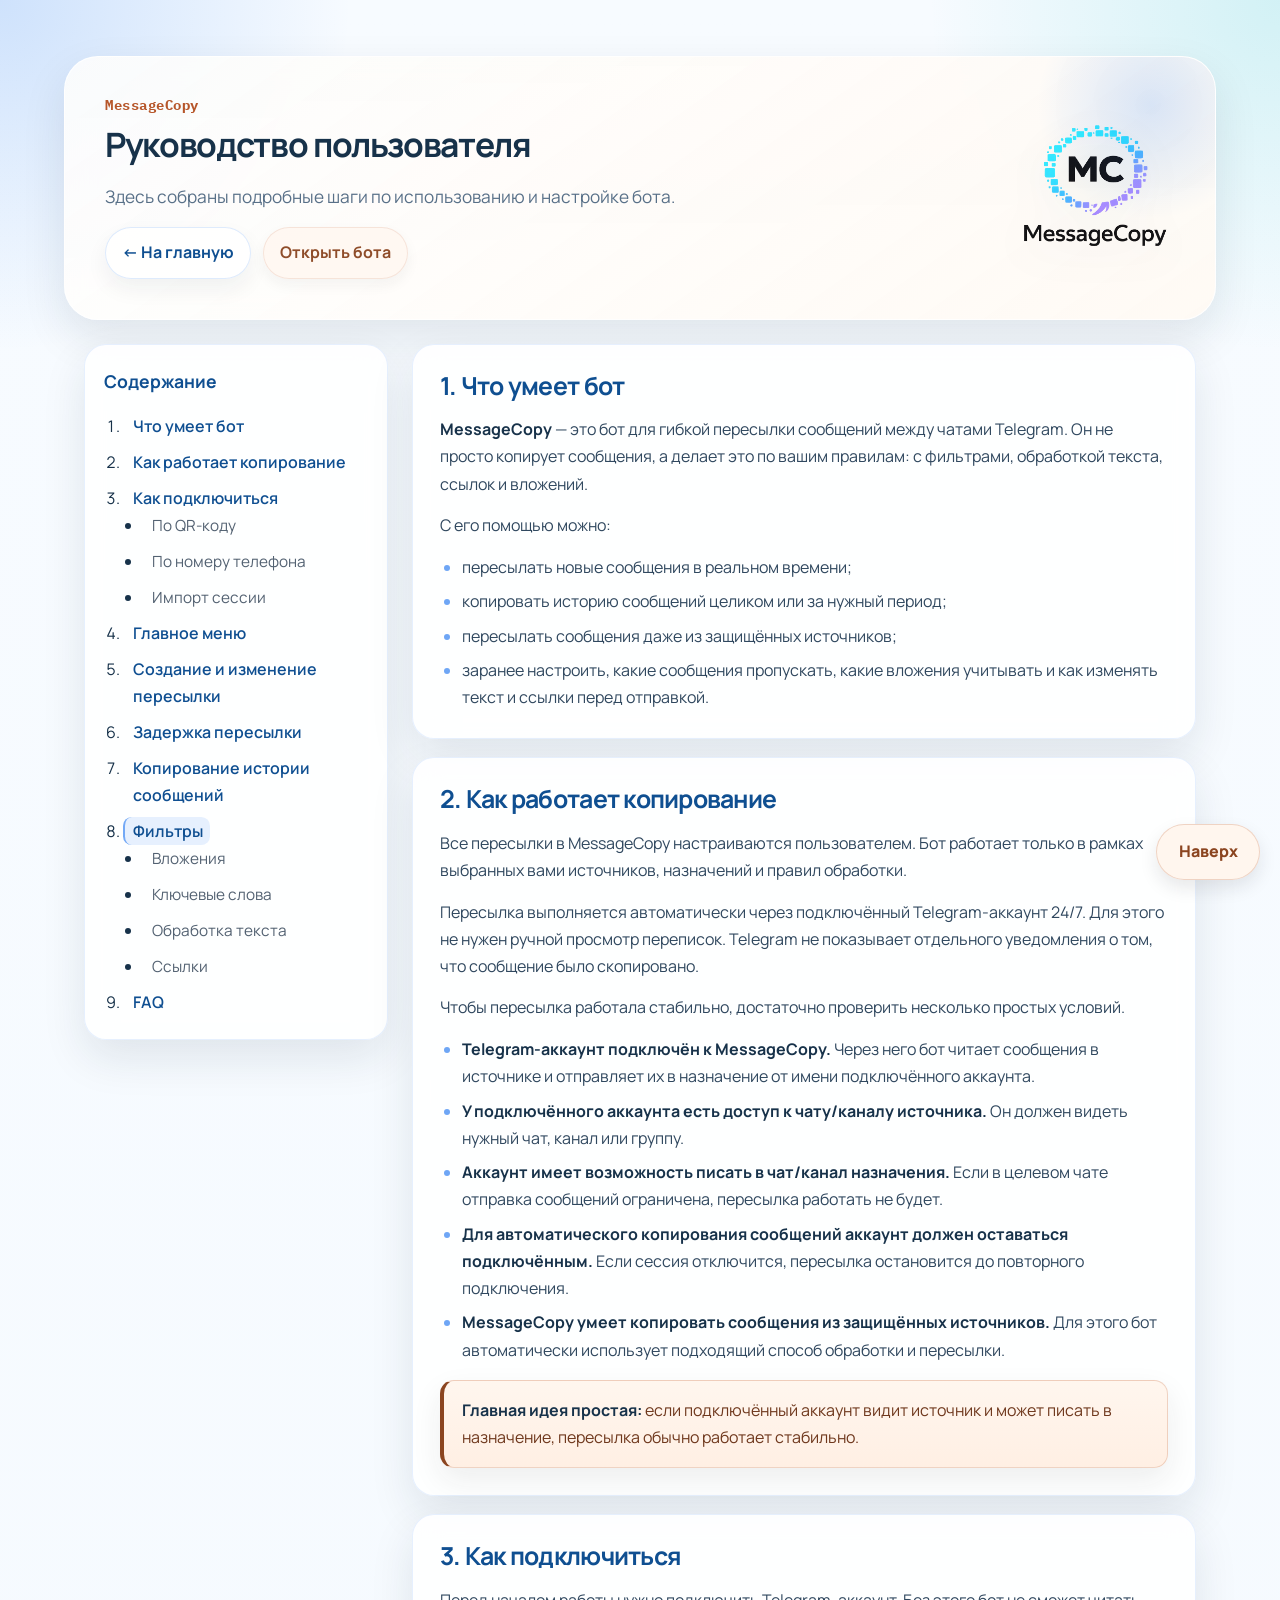
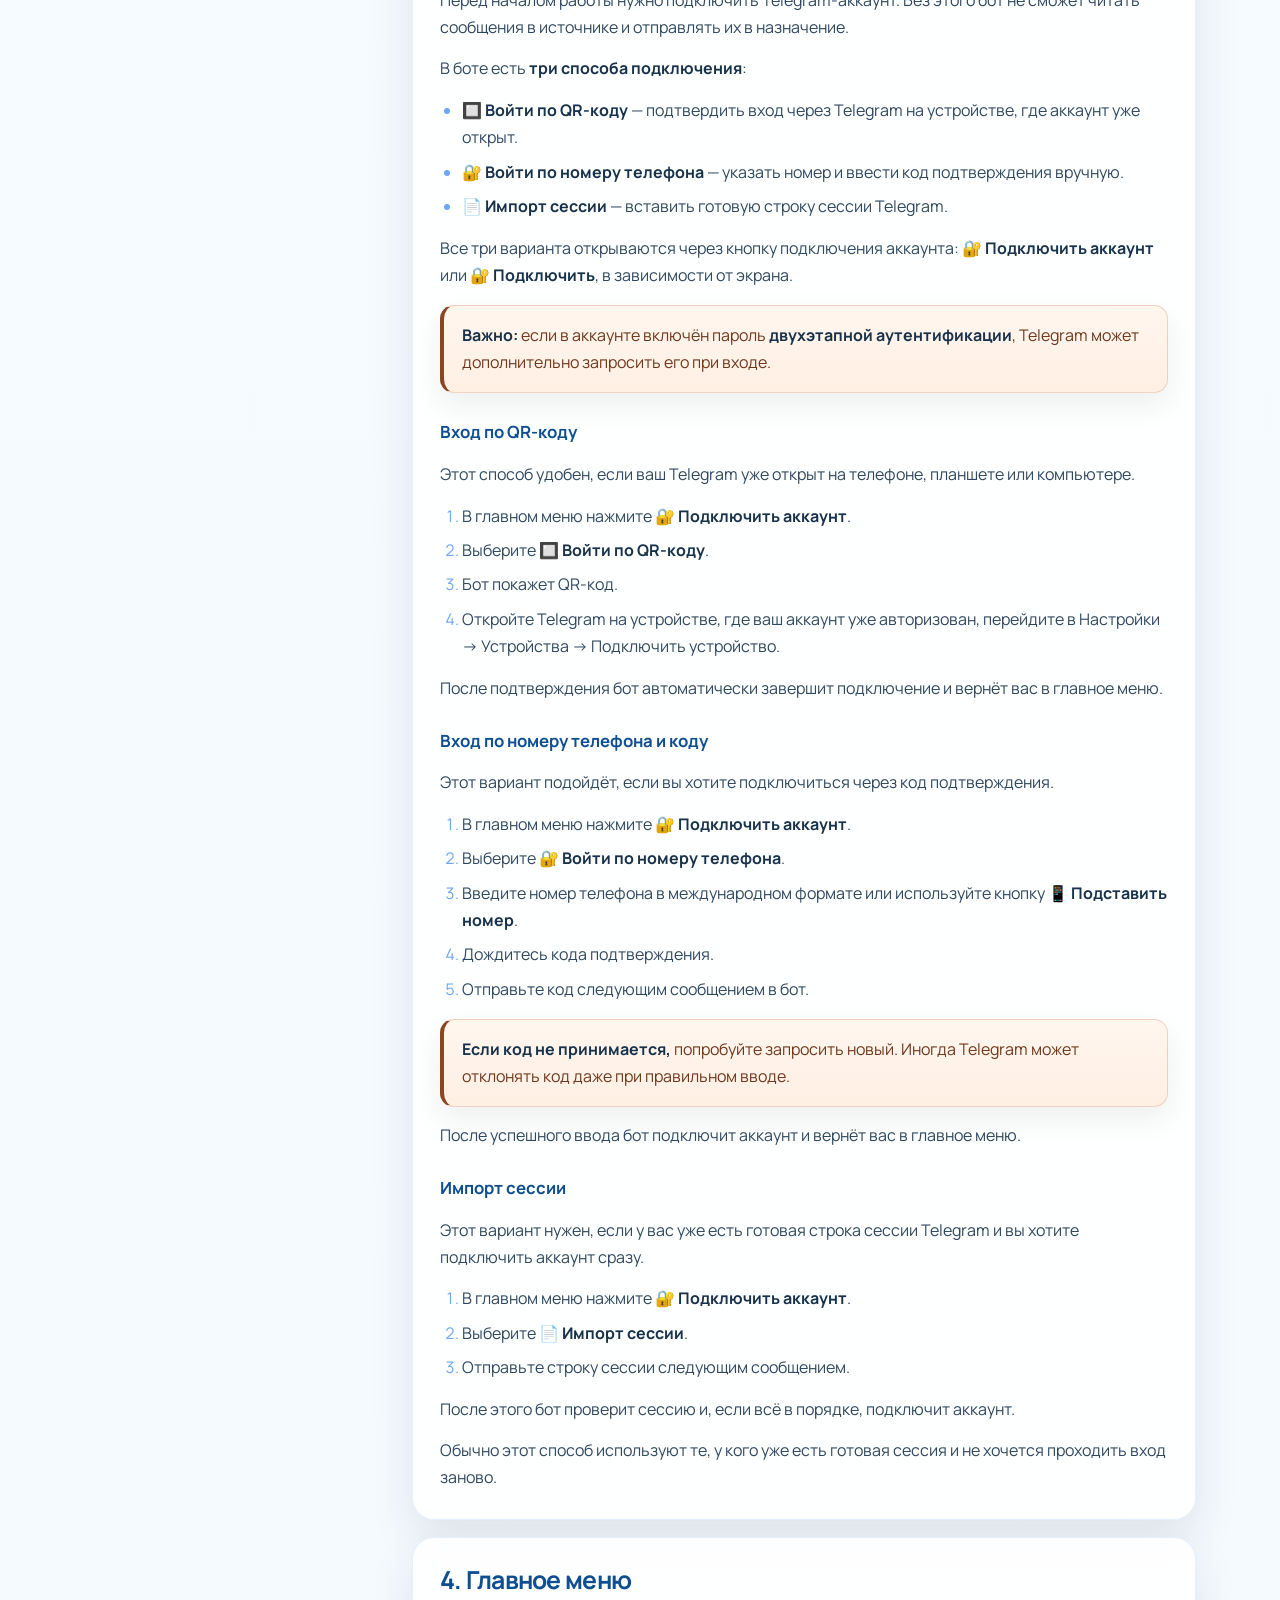
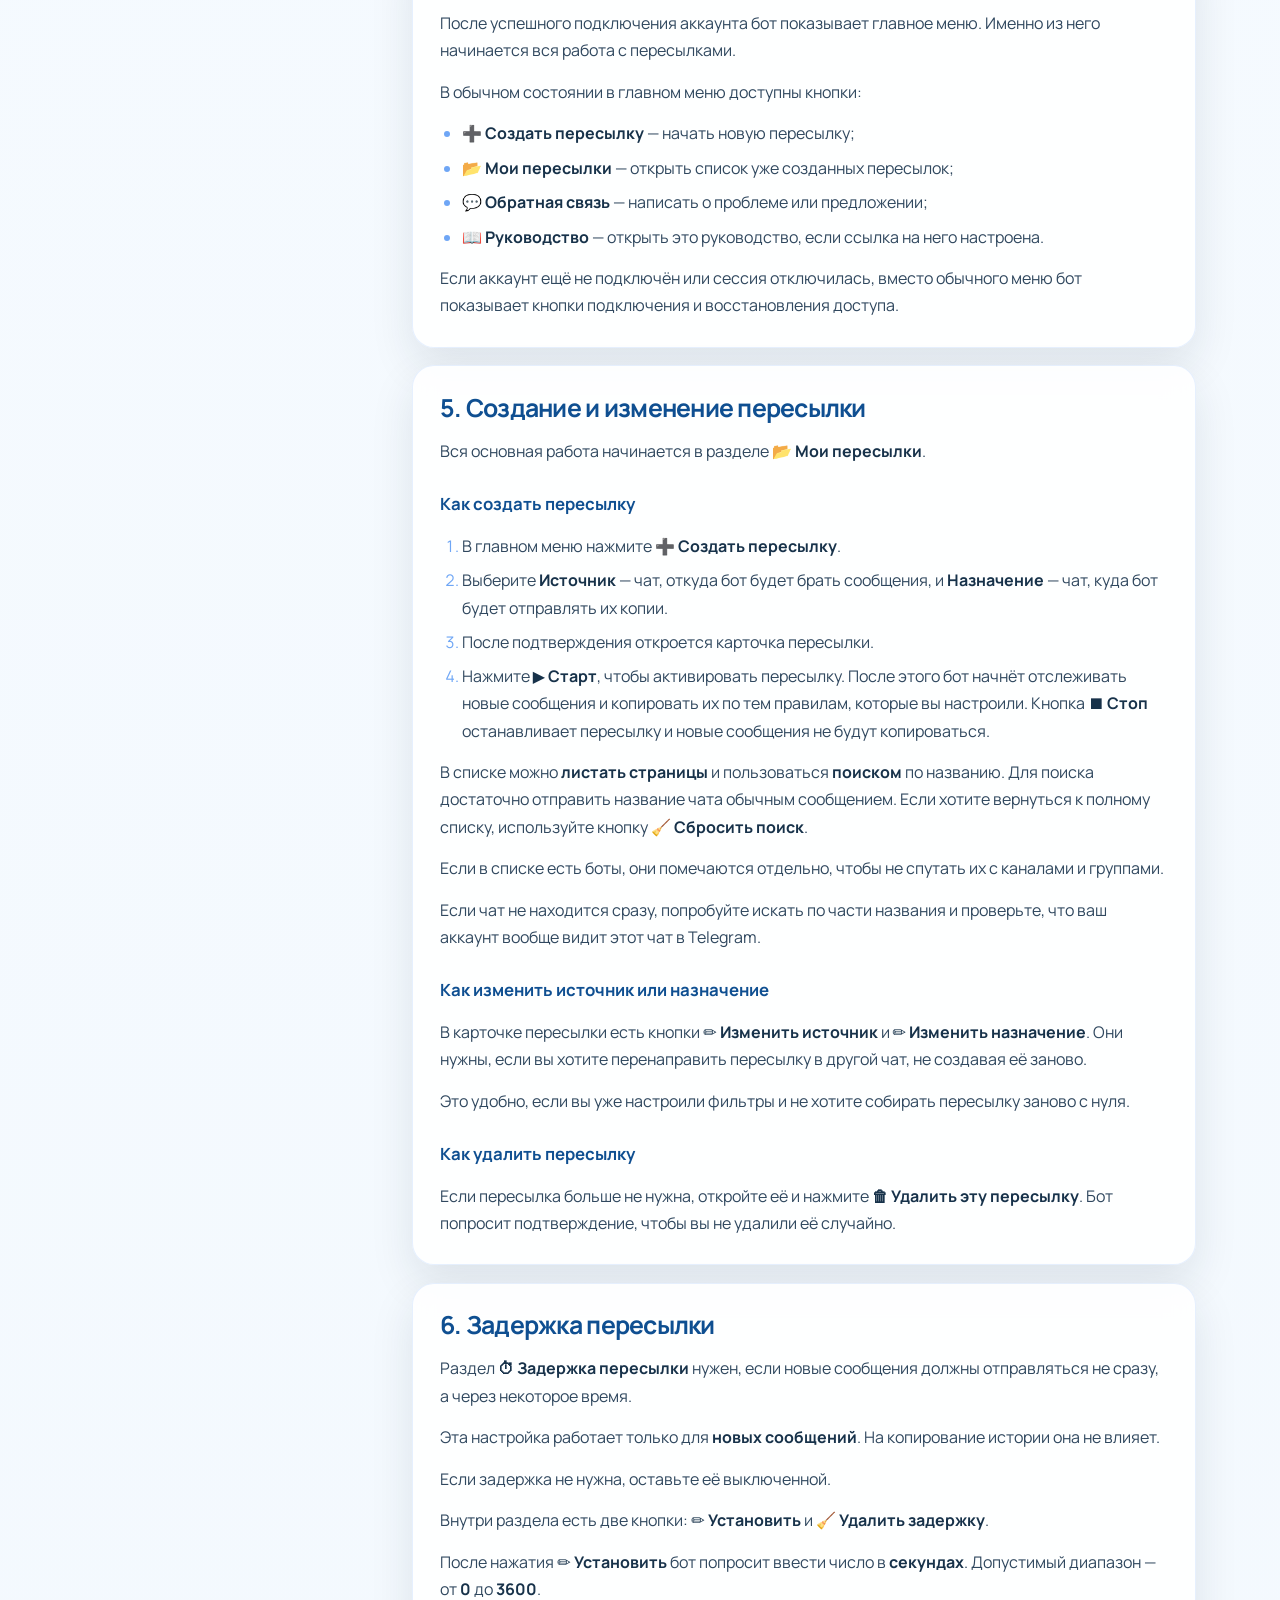
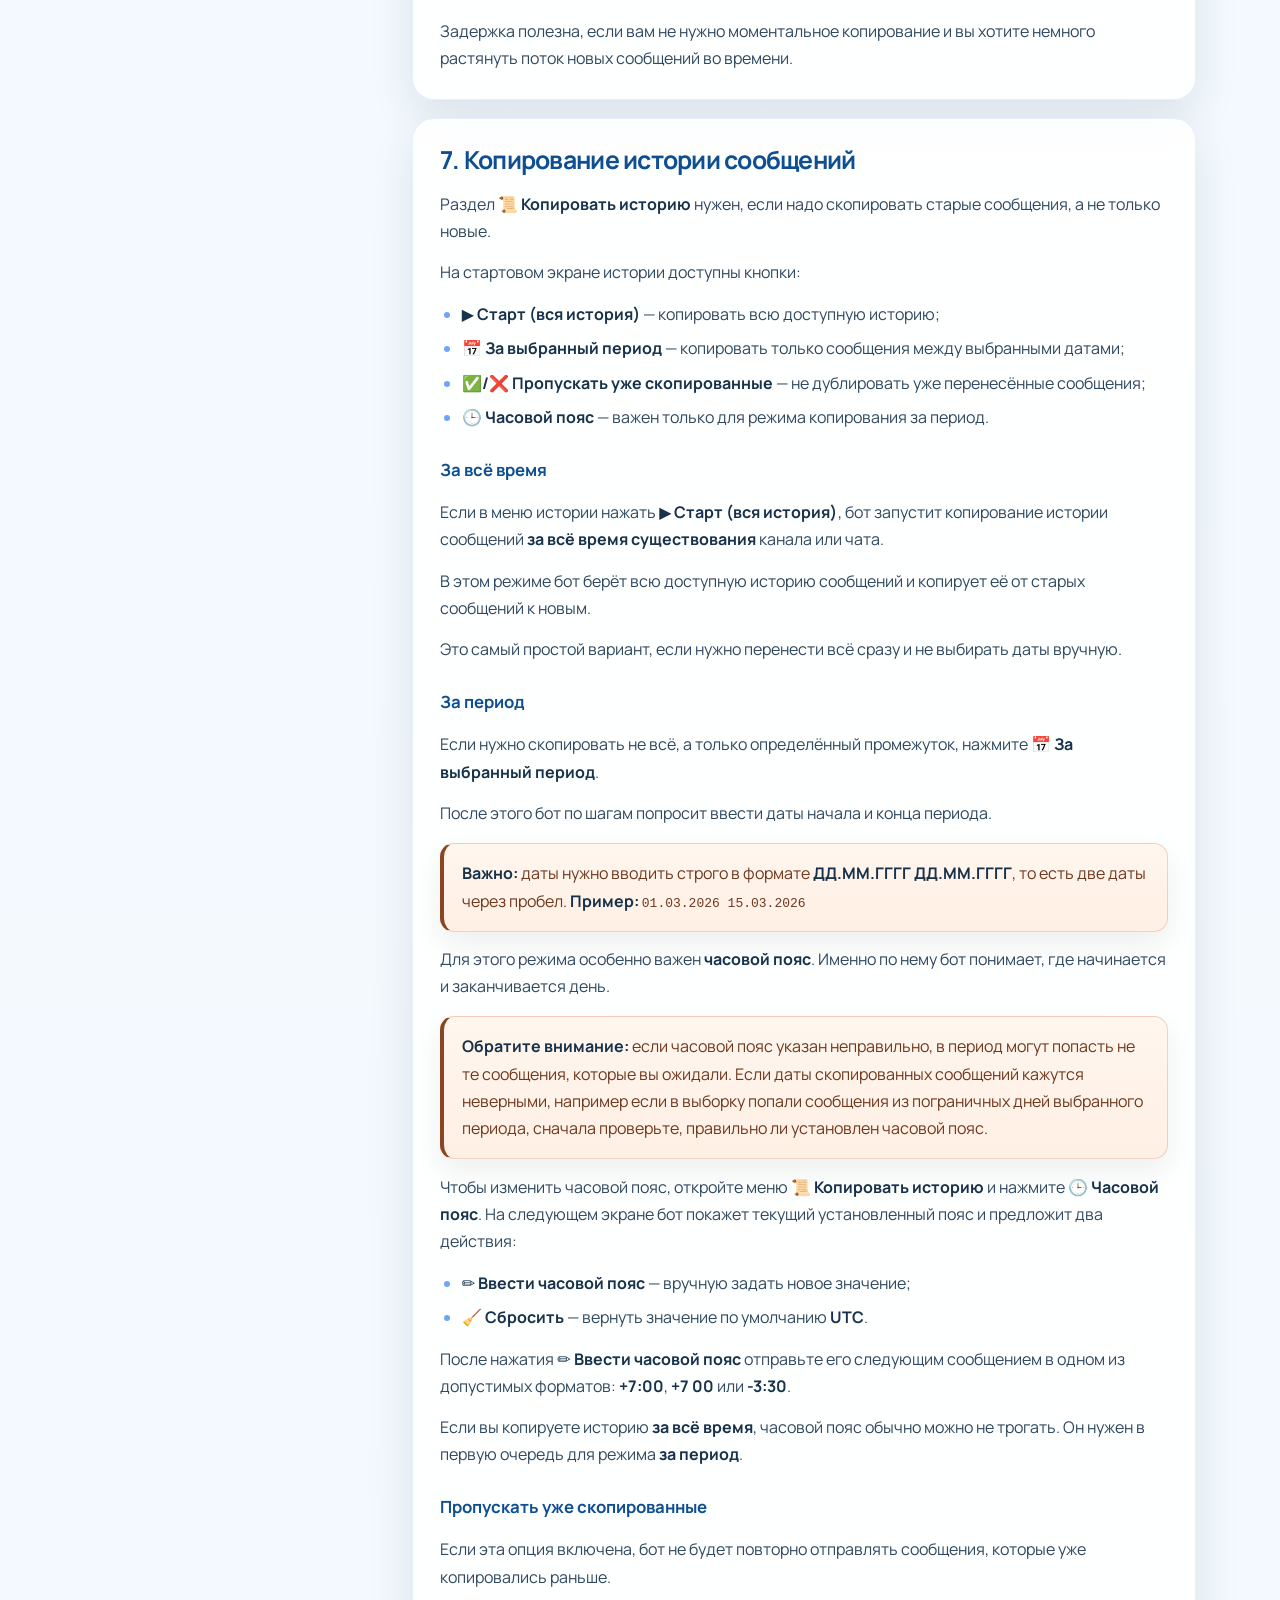
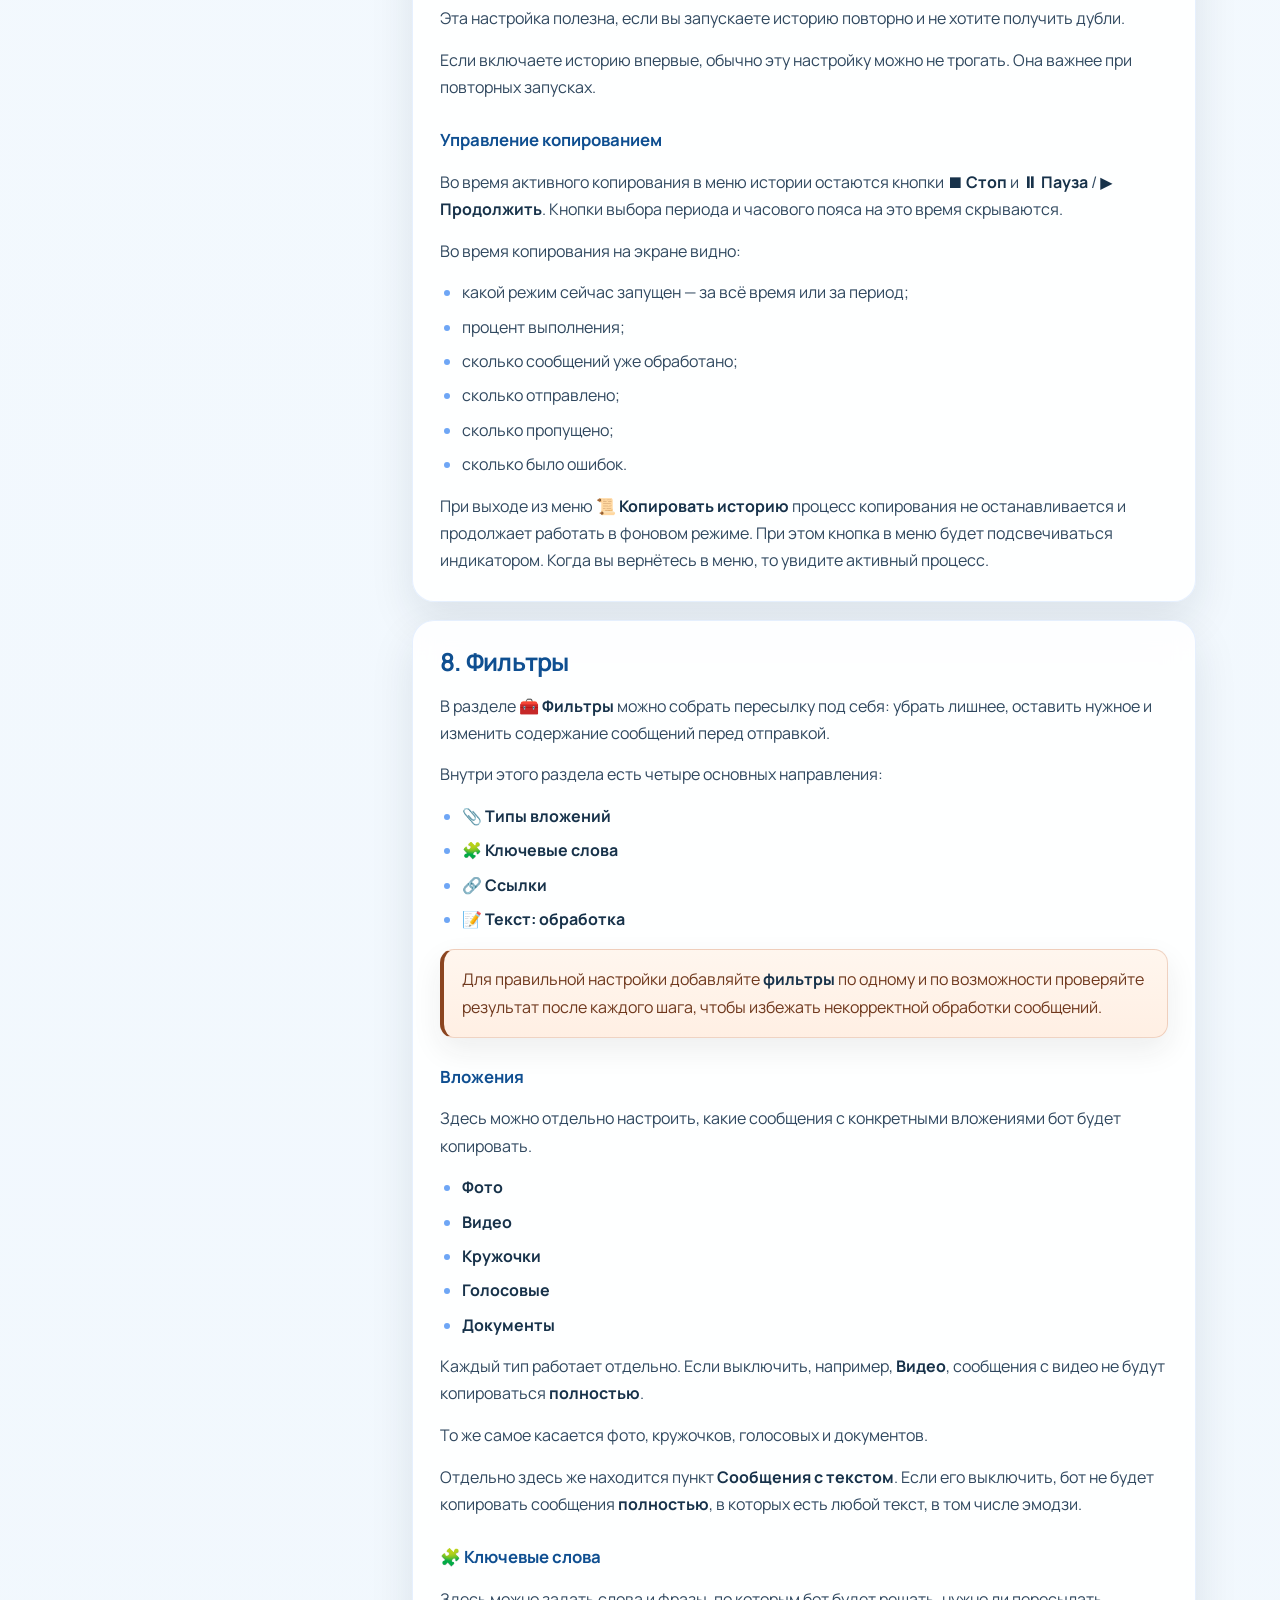
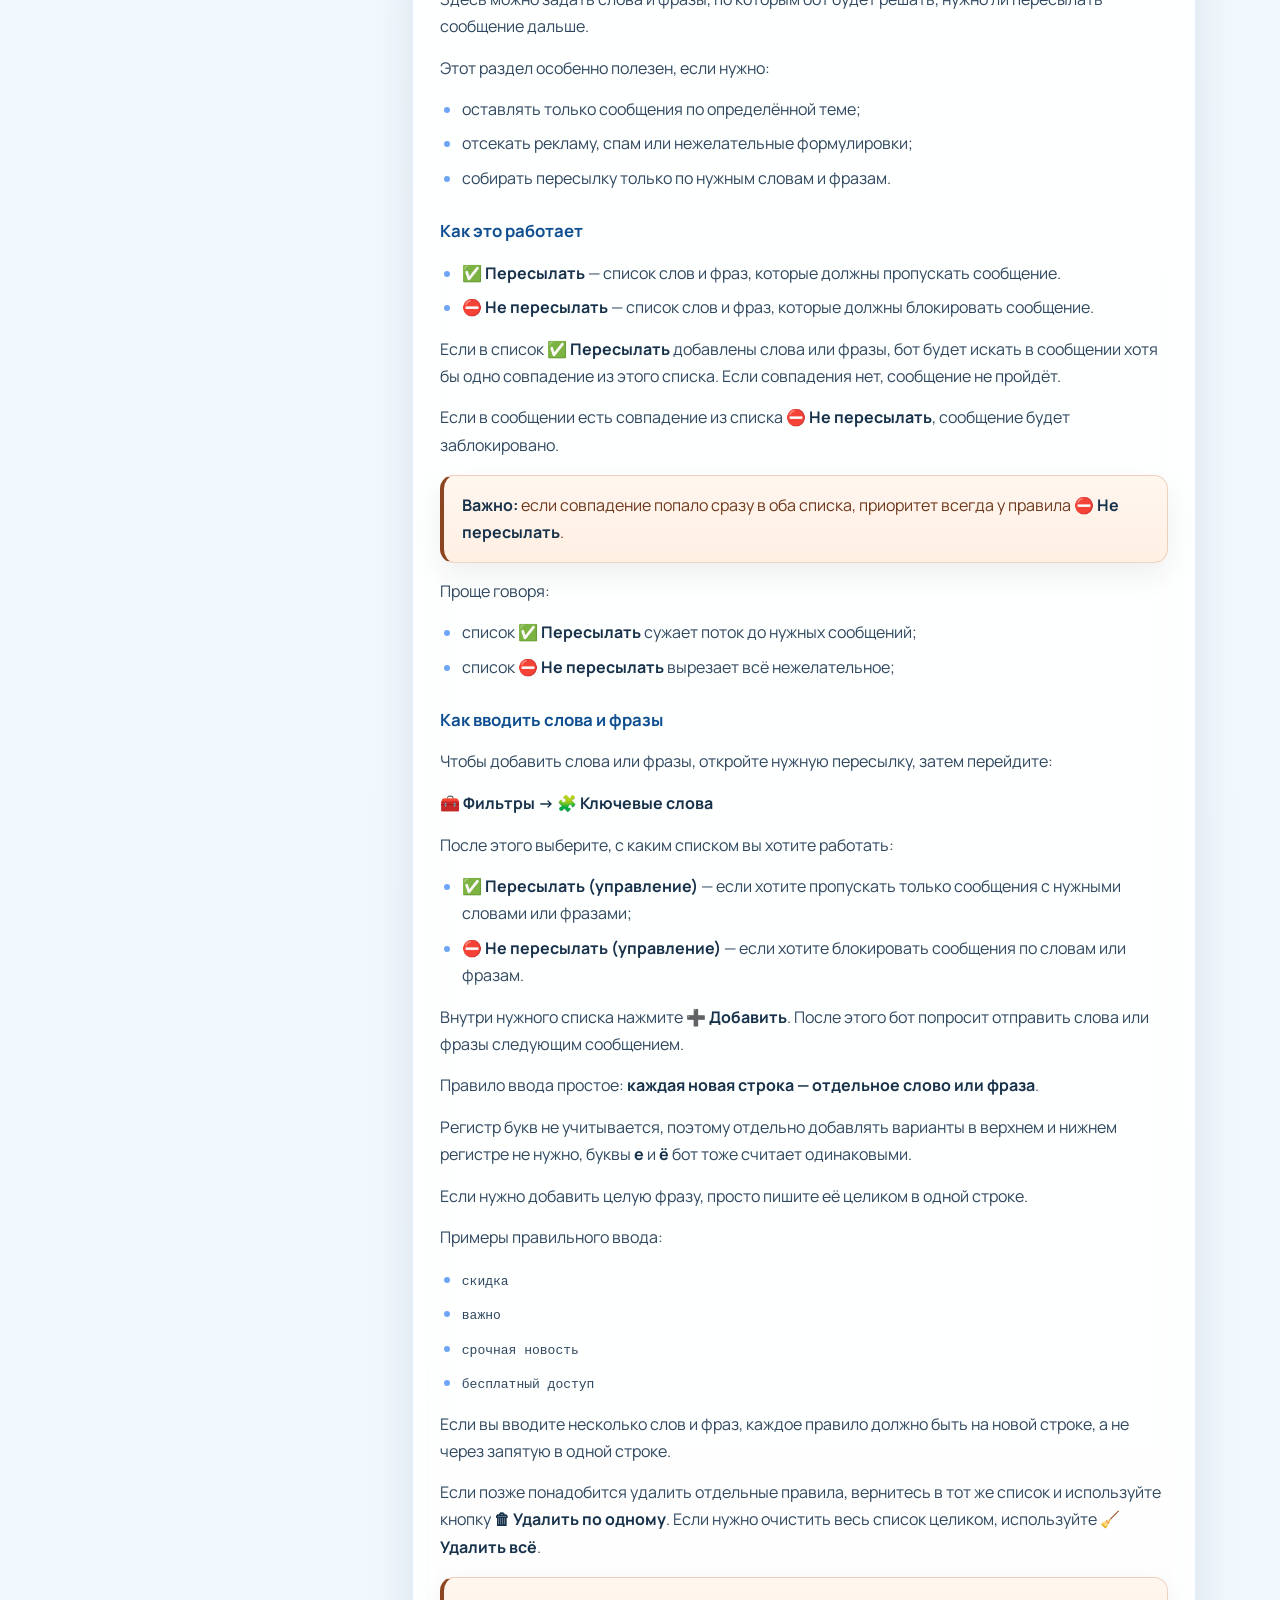
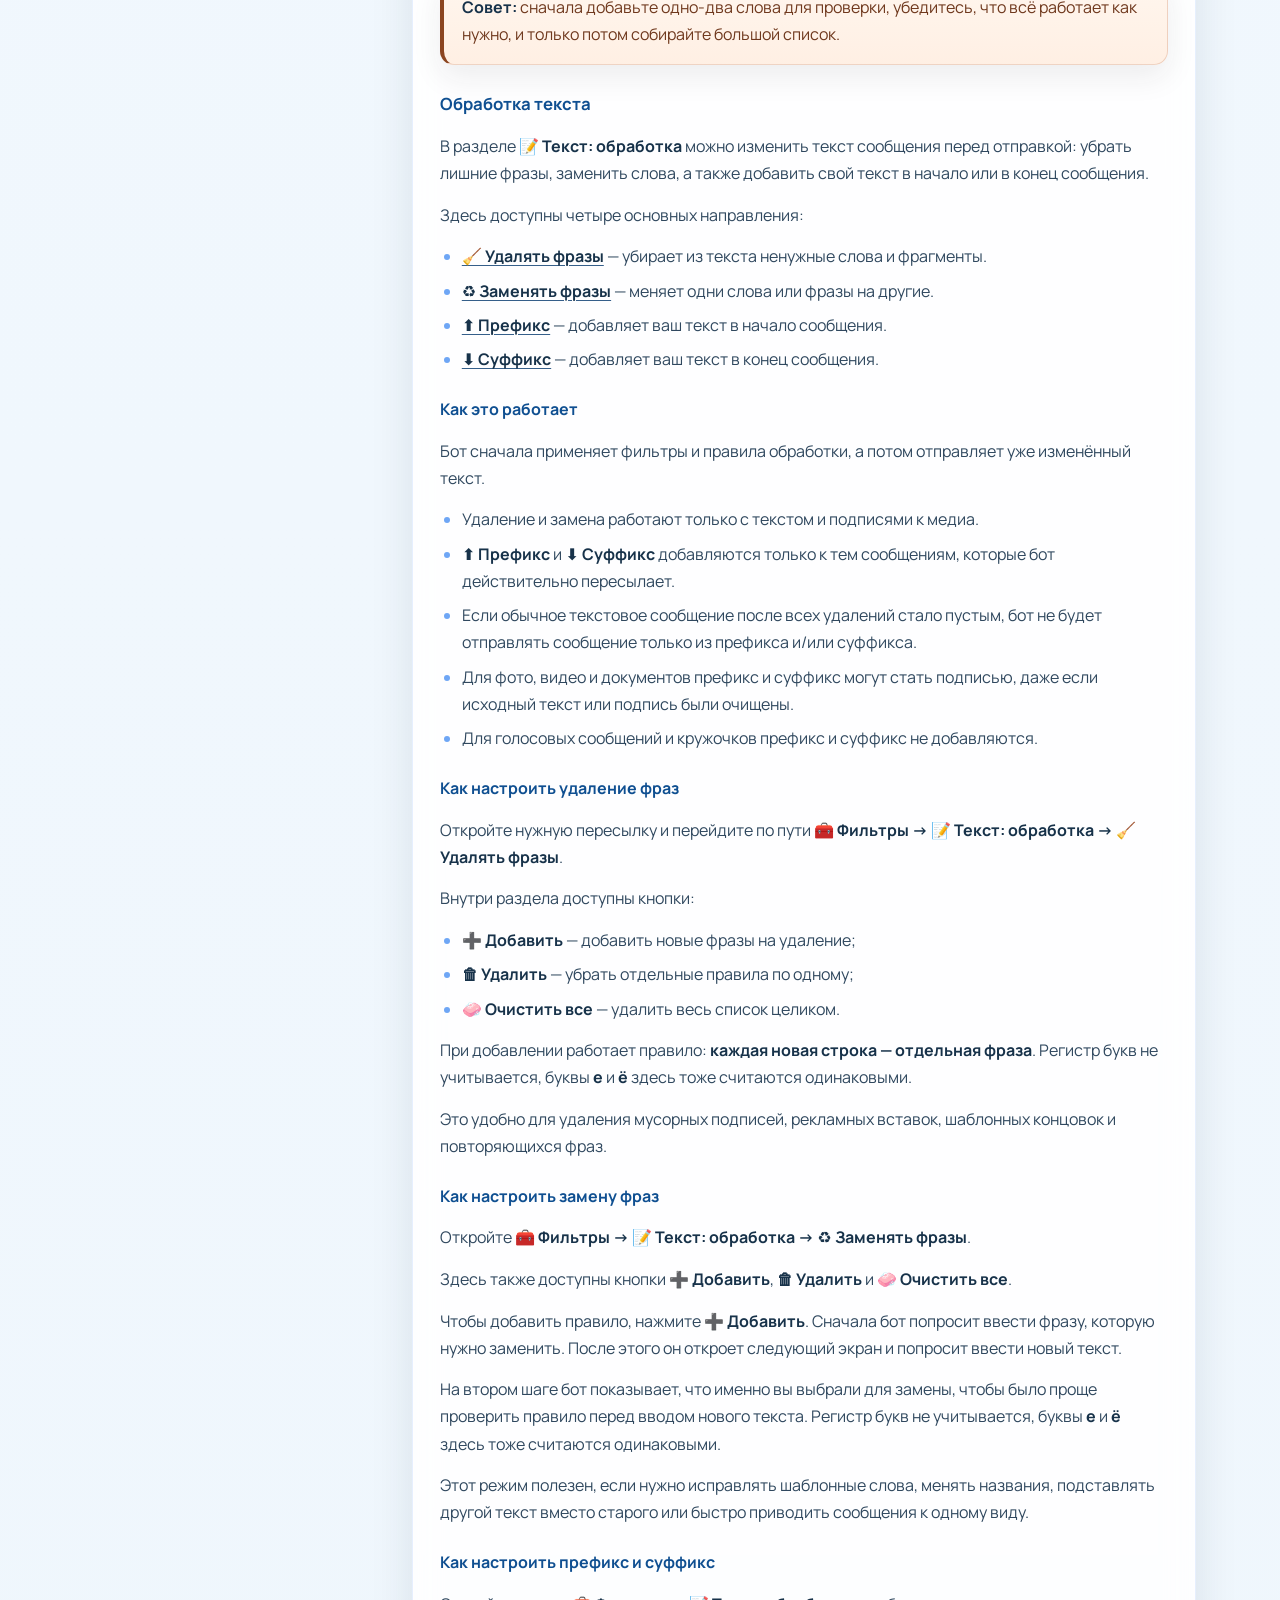
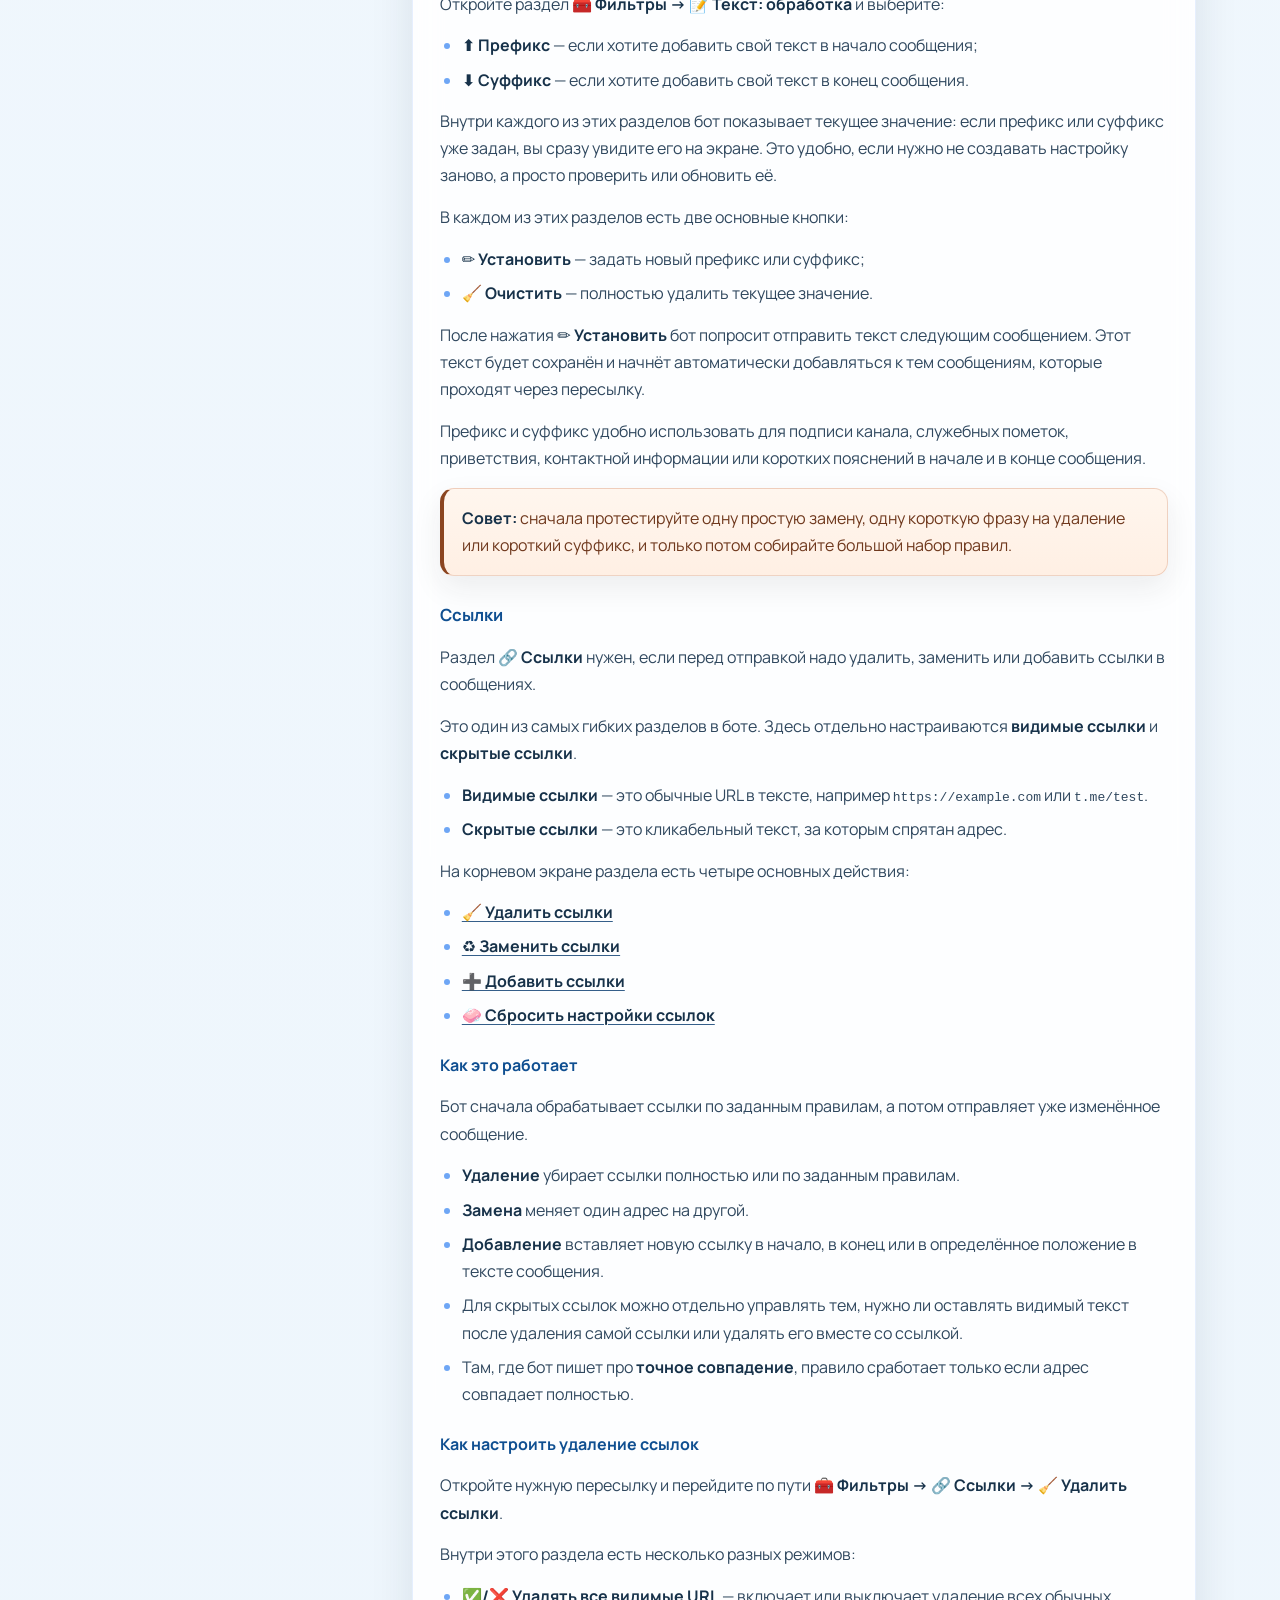
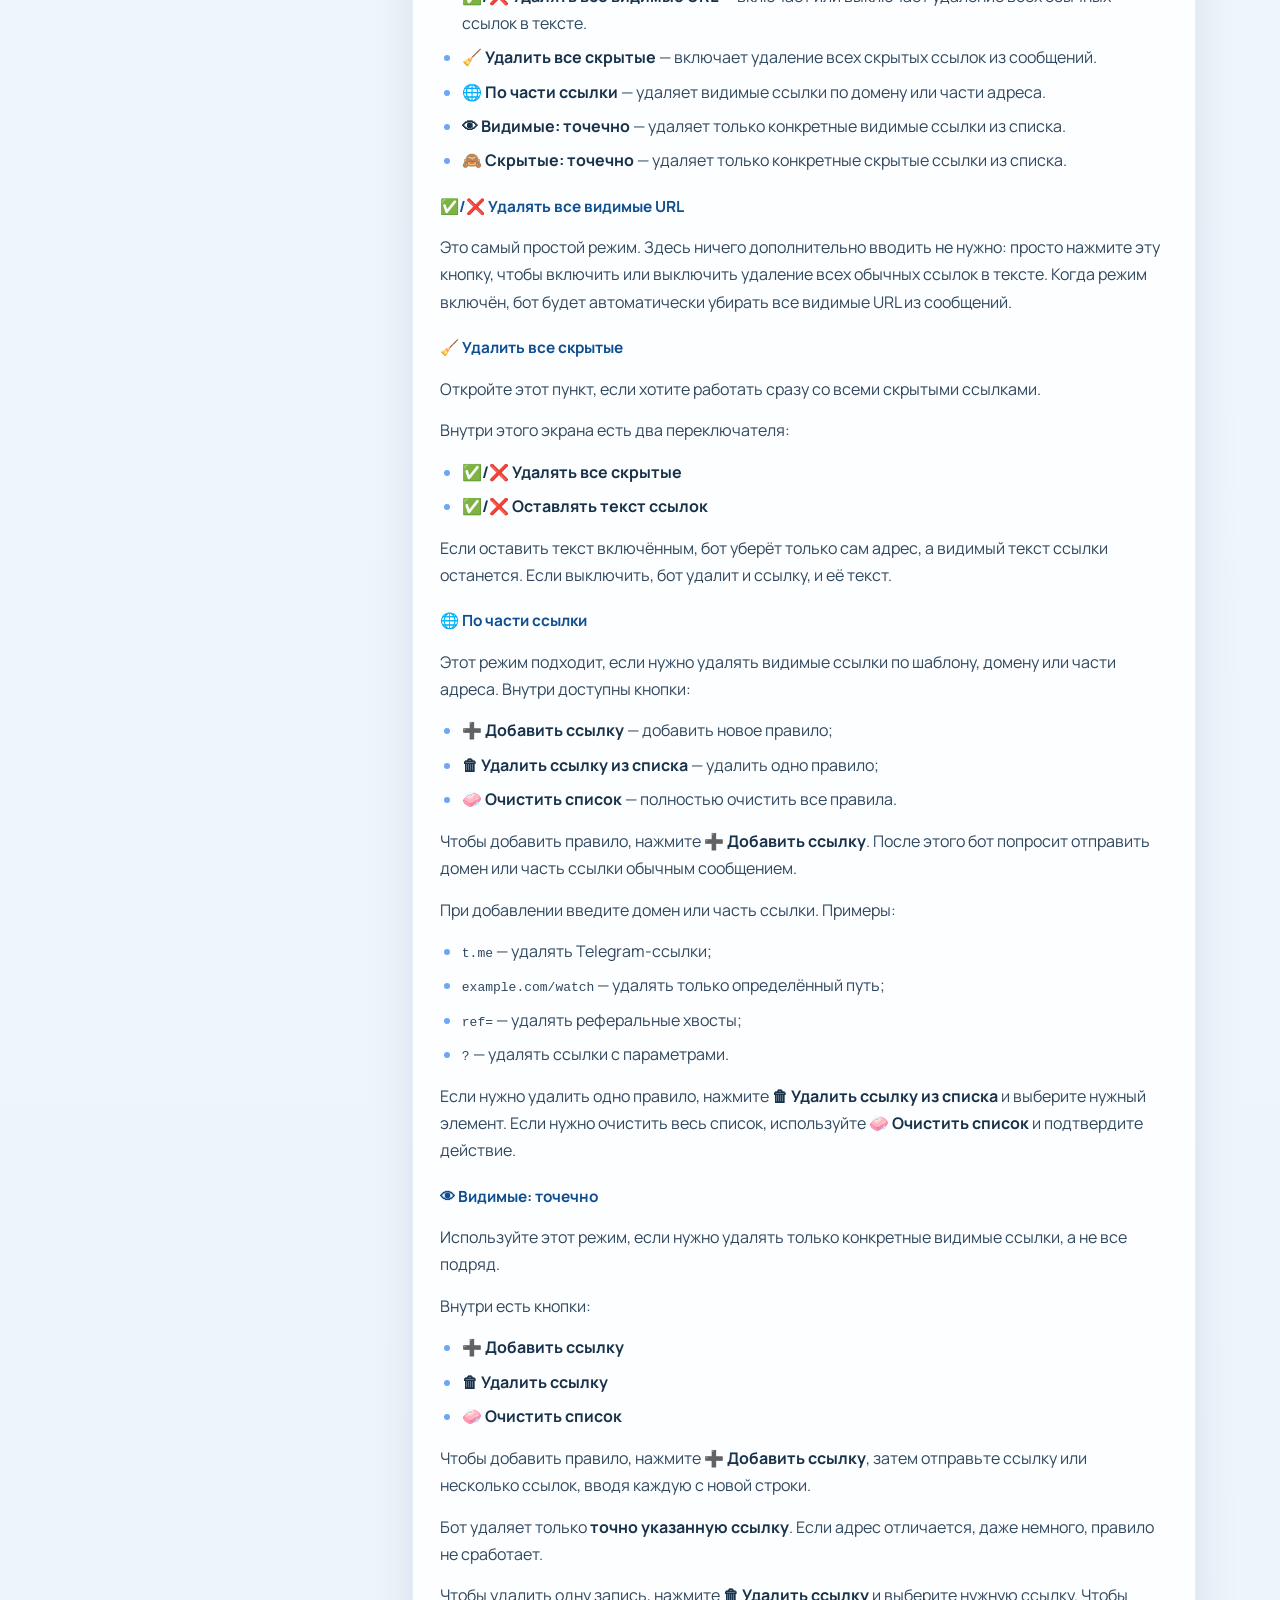
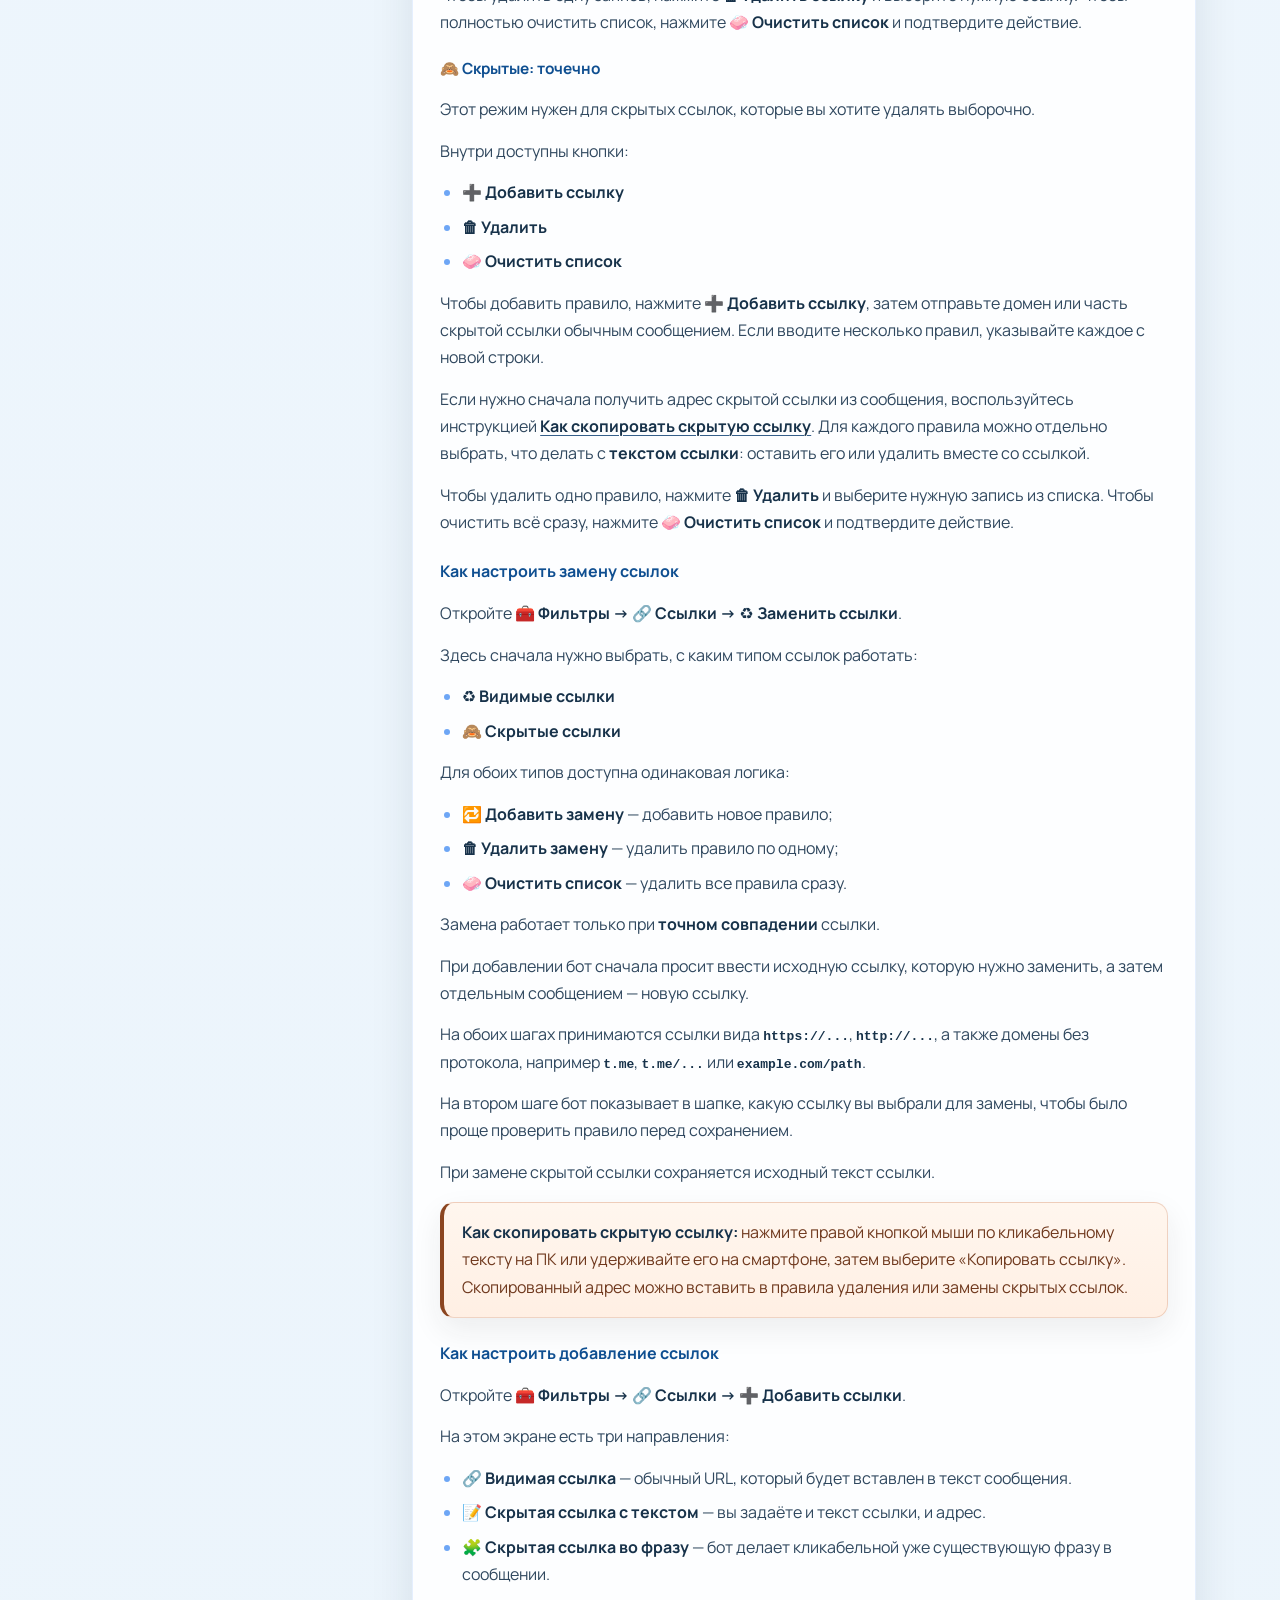
<file: index.html>
<!doctype html>
<html lang="ru">
<head>
  <meta charset="utf-8">
  <meta name="viewport" content="width=device-width, initial-scale=1">
  <title>Руководство пользователя MessageCopy</title>
  <meta name="description" content="Пошаговое руководство по настройке и использованию MessageCopy: подключение аккаунта, пересылки, фильтры, история, live и решение частых проблем.">
  <link rel="icon" type="image/png" sizes="32x32" href="./images/favicon.png">
  <link rel="apple-touch-icon" sizes="180x180" href="./images/apple-touch-icon.png">
  <link rel="preconnect" href="https://fonts.googleapis.com">
  <link rel="preconnect" href="https://fonts.gstatic.com" crossorigin>
  <link href="https://fonts.googleapis.com/css2?family=Manrope:wght@400;500;700;800&family=IBM+Plex+Mono:wght@400;500&display=swap" rel="stylesheet">
  <link rel="stylesheet" href="style.css">
</head>
<body>
  <div id="top"></div>
  <header class="hero">
    <div class="hero__inner">
      <div class="hero__copy">
        <p class="hero__eyebrow">MessageCopy</p>
        <h1>Руководство пользователя</h1>
        <p class="hero__lead">
          Здесь собраны подробные шаги по использованию и настройке бота.
        </p>
        <div class="hero__actions">
          <a class="hero__back-link" href="./product.html">← На главную</a>
          <!-- TODO: replace placeholder href with the real bot deep-link -->
          <a class="hero__open-bot" href="https://t.me/messagecopy_bot" target="_blank" rel="noreferrer">Открыть бота</a>
        </div>
      </div>
      <div class="hero__media" aria-hidden="true">
        <img class="hero__logo" src="images/raw/New2AvaMC.png" alt="">
      </div>
    </div>
  </header>

  <main class="layout">
    <aside class="toc-card">
      <h2>Содержание</h2>
      <nav>
        <ol>
          <li><a href="#what-is">Что умеет бот</a></li>
          <li><a href="#requirements">Как работает копирование</a></li>
          <li>
            <a href="#auth">Как подключиться</a>
            <ol>
              <li><a href="#auth-qr">По QR-коду</a></li>
              <li><a href="#auth-code">По номеру телефона</a></li>
              <li><a href="#auth-session">Импорт сессии</a></li>
            </ol>
          </li>
          <li><a href="#main-menu">Главное меню</a></li>
          <li><a href="#transfer">Создание и изменение пересылки</a></li>
          <li><a href="#delay">Задержка пересылки</a></li>
          <li><a href="#history">Копирование истории сообщений</a></li>
          <li>
            <a href="#filters">Фильтры</a>
            <ol>
              <li><a href="#attachments">Вложения</a></li>
              <li><a href="#keywords">Ключевые слова</a></li>
              <li><a href="#text-processing">Обработка текста</a></li>
              <li><a href="#links">Ссылки</a></li>
            </ol>
          </li>
          <li><a href="#faq">FAQ</a></li>
        </ol>
      </nav>
    </aside>

    <article class="article">
      <section id="what-is">
        <h2>1. Что умеет бот</h2>
        <p>
          <strong>MessageCopy</strong> — это бот для гибкой пересылки сообщений между чатами Telegram. Он не просто копирует сообщения, а делает это по вашим правилам: с фильтрами, обработкой текста, ссылок и вложений.
        </p>
        <p>С его помощью можно:</p>
        <ul>
          <li>пересылать новые сообщения в реальном времени;</li>
          <li>копировать историю сообщений целиком или за нужный период;</li>
          <li>пересылать сообщения даже из защищённых источников;</li>
          <li>заранее настроить, какие сообщения пропускать, какие вложения учитывать и как изменять текст и ссылки перед отправкой.</li>
        </ul>
      </section>

      <section id="requirements">
        <h2>2. Как работает копирование</h2>
        <p>
          Все пересылки в MessageCopy настраиваются пользователем. Бот работает только в рамках выбранных вами источников, назначений и правил обработки.
        </p>
        <p>
          Пересылка выполняется автоматически через подключённый Telegram-аккаунт 24/7. Для этого не нужен ручной просмотр переписок. Telegram не показывает отдельного уведомления о том, что сообщение было скопировано.
        </p>
        <p>
          Чтобы пересылка работала стабильно, достаточно проверить несколько простых условий.
        </p>
        <ul>
          <li><strong>Telegram-аккаунт подключён к MessageCopy.</strong> Через него бот читает сообщения в источнике и отправляет их в назначение от имени подключённого аккаунта.</li>
          <li><strong>У подключённого аккаунта есть доступ к чату/каналу источника.</strong> Он должен видеть нужный чат, канал или группу.</li>
          <li><strong>Аккаунт имеет возможность писать в чат/канал назначения.</strong> Если в целевом чате отправка сообщений ограничена, пересылка работать не будет.</li>
          <li><strong>Для автоматического копирования сообщений аккаунт должен оставаться подключённым.</strong> Если сессия отключится, пересылка остановится до повторного подключения.</li>
          
          <li><strong>MessageCopy умеет копировать сообщения из защищённых источников.</strong> Для этого бот автоматически использует подходящий способ обработки и пересылки.</li>
        </ul>
        <div class="note note--info">
          <p><strong>Главная идея простая:</strong> если подключённый аккаунт видит источник и может писать в назначение, пересылка обычно работает стабильно.</p>
        </div>
      </section>

      <section id="auth">
        <h2>3. Как подключиться</h2>
        <p>
          Перед началом работы нужно подключить Telegram-аккаунт. Без этого бот не сможет читать сообщения в источнике и отправлять их в назначение.
        </p>
        <p>
          В боте есть <strong>три способа подключения</strong>:
        </p>
        <ul>
          <li><strong>🔲 Войти по QR-коду</strong> — подтвердить вход через Telegram на устройстве, где аккаунт уже открыт.</li>
          <li><strong>🔐 Войти по номеру телефона</strong> — указать номер и ввести код подтверждения вручную.</li>
          <li><strong>📄 Импорт сессии</strong> — вставить готовую строку сессии Telegram.</li>
        </ul>
        <p>
          Все три варианта открываются через кнопку подключения аккаунта: <strong>🔐 Подключить аккаунт</strong> или <strong>🔐 Подключить</strong>, в зависимости от экрана.
        </p>
        <div class="note note--info">
          <p><strong>Важно:</strong> если в аккаунте включён пароль <strong>двухэтапной аутентификации</strong>, Telegram может дополнительно запросить его при входе.</p>
        </div>
        <h3 id="auth-qr">Вход по QR-коду</h3>
        <p>
          Этот способ удобен, если ваш Telegram уже открыт на телефоне, планшете или компьютере.
        </p>
        <ol>
          <li>В главном меню нажмите <strong>🔐 Подключить аккаунт</strong>.</li>
          <li>Выберите <strong>🔲 Войти по QR-коду</strong>.</li>
          <li>Бот покажет QR-код.</li>
          <li>Откройте Telegram на устройстве, где ваш аккаунт уже авторизован, перейдите в Настройки → Устройства → Подключить устройство.</li>
        </ol>
        <p>
          После подтверждения бот автоматически завершит подключение и вернёт вас в главное меню.
        </p>

        <h3 id="auth-code">Вход по номеру телефона и коду</h3>
        <p>
          Этот вариант подойдёт, если вы хотите подключиться через код подтверждения.
        </p>
        <ol>
          <li>В главном меню нажмите <strong>🔐 Подключить аккаунт</strong>.</li>
          <li>Выберите <strong>🔐 Войти по номеру телефона</strong>.</li>
          <li>Введите номер телефона в международном формате или используйте кнопку <strong>📱 Подставить номер</strong>.</li>
          <li>Дождитесь кода подтверждения.</li>
          <li>Отправьте код следующим сообщением в бот.</li>
        </ol>
        <div class="note note--info">
          <p><strong>Если код не принимается,</strong> попробуйте запросить новый. Иногда Telegram может отклонять код даже при правильном вводе.</p>
        </div>
        <p>
          После успешного ввода бот подключит аккаунт и вернёт вас в главное меню.
        </p>

        <h3 id="auth-session">Импорт сессии</h3>
        <p>
          Этот вариант нужен, если у вас уже есть готовая строка сессии Telegram и вы хотите подключить аккаунт сразу.
        </p>
        <ol>
          <li>В главном меню нажмите <strong>🔐 Подключить аккаунт</strong>.</li>
          <li>Выберите <strong>📄 Импорт сессии</strong>.</li>
          <li>Отправьте строку сессии следующим сообщением.</li>
        </ol>
        <p>
          После этого бот проверит сессию и, если всё в порядке, подключит аккаунт.
        </p>
        <p>
          Обычно этот способ используют те, у кого уже есть готовая сессия и не хочется проходить вход заново.
        </p>
      </section>

      <section id="main-menu">
        <h2>4. Главное меню</h2>
        <p>
          После успешного подключения аккаунта бот показывает главное меню. Именно из него начинается вся работа с пересылками.
        </p>
        <p>
          В обычном состоянии в главном меню доступны кнопки:
        </p>
        <ul>
          <li><strong>➕ Создать пересылку</strong> — начать новую пересылку;</li>
          <li><strong>📂 Мои пересылки</strong> — открыть список уже созданных пересылок;</li>
          <li><strong>💬 Обратная связь</strong> — написать о проблеме или предложении;</li>
          <li><strong>📖 Руководство</strong> — открыть это руководство, если ссылка на него настроена.</li>
        </ul>
        <p>
          Если аккаунт ещё не подключён или сессия отключилась, вместо обычного меню бот показывает кнопки подключения и восстановления доступа.
        </p>
      </section>

      <section id="transfer">
        <h2>5. Создание и изменение пересылки</h2>
        <p>Вся основная работа начинается в разделе <strong>📂 Мои пересылки</strong>.</p>

        <h3>Как создать пересылку</h3>
        <ol>
          <li>В главном меню нажмите <strong>➕ Создать пересылку</strong>.</li>
          <li>Выберите <strong>Источник</strong> — чат, откуда бот будет брать сообщения, и <strong>Назначение</strong> — чат, куда бот будет отправлять их копии.</li>
          <li>После подтверждения откроется карточка пересылки.</li>
          <li>Нажмите <strong>▶️ Старт</strong>, чтобы активировать пересылку. После этого бот начнёт отслеживать новые сообщения и копировать их по тем правилам, которые вы настроили. Кнопка <strong>⏹ Стоп</strong> останавливает пересылку и новые сообщения не будут копироваться.</li>
        </ol>
        <p>В списке можно <strong>листать страницы</strong> и пользоваться <strong>поиском</strong> по названию. Для поиска достаточно отправить название чата обычным сообщением. Если хотите вернуться к полному списку, используйте кнопку <strong>🧹 Сбросить поиск</strong>.</p>
        <p>Если в списке есть боты, они помечаются отдельно, чтобы не спутать их с каналами и группами.</p>
        <p>Если чат не находится сразу, попробуйте искать по части названия и проверьте, что ваш аккаунт вообще видит этот чат в Telegram.</p>

        <h3>Как изменить источник или назначение</h3>
        <p>
          В карточке пересылки есть кнопки <strong>✏️ Изменить источник</strong> и <strong>✏️ Изменить назначение</strong>.
          Они нужны, если вы хотите перенаправить пересылку в другой чат, не создавая её заново.
        </p>
        <p>
          Это удобно, если вы уже настроили фильтры и не хотите собирать пересылку заново с нуля.
        </p>

        <h3>Как удалить пересылку</h3>
        <p>
          Если пересылка больше не нужна, откройте её и нажмите <strong>🗑 Удалить эту пересылку</strong>.
          Бот попросит подтверждение, чтобы вы не удалили её случайно.
        </p>
      </section>

      <section id="delay">
        <h2>6. Задержка пересылки</h2>
        <p>Раздел <strong>⏱ Задержка пересылки</strong> нужен, если новые сообщения должны отправляться не сразу, а через некоторое время.</p>
        <p>
          Эта настройка работает только для <strong>новых сообщений</strong>. На копирование истории она не влияет.
        </p>
        <p>
          Если задержка не нужна, оставьте её выключенной.
        </p>
        <p>
          Внутри раздела есть две кнопки: <strong>✏️ Установить</strong> и <strong>🧹 Удалить задержку</strong>.
        </p>
        <p>
          После нажатия <strong>✏️ Установить</strong> бот попросит ввести число в <strong>секундах</strong>. Допустимый диапазон — от <strong>0</strong> до <strong>3600</strong>.
        </p>
        
        <p>
          Задержка полезна, если вам не нужно моментальное копирование и вы хотите немного растянуть поток новых сообщений во времени.
        </p>
      </section>

      <section id="history">
        <h2>7. Копирование истории сообщений</h2>
        <p>Раздел <strong>📜 Копировать историю</strong> нужен, если надо скопировать старые сообщения, а не только новые.</p>
        <p>
          На стартовом экране истории доступны кнопки:
        </p>
        <ul>
          <li><strong>▶️ Старт (вся история)</strong> — копировать всю доступную историю;</li>
          <li><strong>📅 За выбранный период</strong> — копировать только сообщения между выбранными датами;</li>
          <li><strong>✅/❌ Пропускать уже скопированные</strong> — не дублировать уже перенесённые сообщения;</li>
          <li><strong>🕒 Часовой пояс</strong> — важен только для режима копирования за период.</li>
        </ul>

        <h3>За всё время</h3>
        <p>
          Если в меню истории нажать <strong>▶️ Старт (вся история)</strong>, бот запустит копирование истории сообщений <strong>за всё время существования</strong> канала или чата.
        </p>
        <p>
          В этом режиме бот берёт всю доступную историю сообщений и копирует её от старых сообщений к новым.
        </p>
        <p>
          Это самый простой вариант, если нужно перенести всё сразу и не выбирать даты вручную.
        </p>

        <h3>За период</h3>
        <p>
          Если нужно скопировать не всё, а только определённый промежуток, нажмите <strong>📅 За выбранный период</strong>.
        </p>
        <p>
          После этого бот по шагам попросит ввести даты начала и конца периода.
        </p>
        <div class="note note--info">
          <p><strong>Важно:</strong> даты нужно вводить строго в формате <strong>ДД.ММ.ГГГГ ДД.ММ.ГГГГ</strong>, то есть две даты через пробел. <strong>Пример:</strong> <code>01.03.2026 15.03.2026</code></p>
        </div>
        <p>
          Для этого режима особенно важен <strong>часовой пояс</strong>. Именно по нему бот понимает, где начинается и заканчивается день.
        </p>
        <div class="note note--info">
          <p><strong>Обратите внимание:</strong> если часовой пояс указан неправильно, в период могут попасть не те сообщения, которые вы ожидали. Если даты скопированных сообщений кажутся неверными, например если в выборку попали сообщения из пограничных дней выбранного периода, сначала проверьте, правильно ли установлен часовой пояс.</p>
        </div>
        <p>
          Чтобы изменить часовой пояс, откройте меню <strong>📜 Копировать историю</strong> и нажмите <strong>🕒 Часовой пояс</strong>.
          На следующем экране бот покажет текущий установленный пояс и предложит два действия:
        </p>
        <ul>
          <li><strong>✏️ Ввести часовой пояс</strong> — вручную задать новое значение;</li>
          <li><strong>🧹 Сбросить</strong> — вернуть значение по умолчанию <strong>UTC</strong>.</li>
        </ul>
        <p>
          После нажатия <strong>✏️ Ввести часовой пояс</strong> отправьте его следующим сообщением в одном из допустимых форматов:
          <strong>+7:00</strong>, <strong>+7 00</strong> или <strong>-3:30</strong>.
        </p>
        <p>
          Если вы копируете историю <strong>за всё время</strong>, часовой пояс обычно можно не трогать. Он нужен в первую очередь для режима <strong>за период</strong>.
        </p>
        
        <h3>Пропускать уже скопированные</h3>
        <p>
          Если эта опция включена, бот не будет повторно отправлять сообщения, которые уже копировались раньше.
        </p>
        <p>
          Эта настройка полезна, если вы запускаете историю повторно и не хотите получить дубли.
        </p>
        <p>
          Если включаете историю впервые, обычно эту настройку можно не трогать. Она важнее при повторных запусках.
        </p>

        <h3>Управление копированием</h3>
        <p>
          Во время активного копирования в меню истории остаются кнопки <strong>⏹ Стоп</strong> и <strong>⏸ Пауза</strong> / <strong>▶️ Продолжить</strong>. Кнопки выбора периода и часового пояса на это время скрываются.
        </p>
        <p>
          Во время копирования на экране видно:
        </p>
        <ul>
          <li>какой режим сейчас запущен — за всё время или за период;</li>
          <li>процент выполнения;</li>
          <li>сколько сообщений уже обработано;</li>
          <li>сколько отправлено;</li>
          <li>сколько пропущено;</li>
          <li>сколько было ошибок.</li>
        </ul>
        
        <p>При выходе из меню <strong>📜 Копировать историю</strong> процесс копирования не останавливается и продолжает работать в фоновом режиме. При этом кнопка в меню будет подсвечиваться индикатором. Когда вы вернётесь в меню, то увидите активный процесс.</p>
      </section>

      <section id="filters">
        <h2>8. Фильтры</h2>
        <p>
          В разделе <strong>🧰 Фильтры</strong> можно собрать пересылку под себя: убрать лишнее, оставить нужное и изменить содержание сообщений перед отправкой.
        </p>
        <p>
          Внутри этого раздела есть четыре основных направления:
        </p>
        <ul>
          <li><strong>📎 Типы вложений</strong></li>
          <li><strong>🧩 Ключевые слова</strong></li>
          <li><strong>🔗 Ссылки</strong></li>
          <li><strong>📝 Текст: обработка</strong></li>
        </ul>
        <div class="note note--info">
          <p>Для правильной настройки добавляйте <strong>фильтры</strong> по одному и по возможности проверяйте результат после каждого шага, чтобы избежать некорректной обработки сообщений.</p>
        </div>

        <h3 id="attachments">Вложения</h3>
        <p>Здесь можно отдельно настроить, какие сообщения с конкретными вложениями бот будет копировать.</p>
        <ul>
          <li><strong>Фото</strong></li>
          <li><strong>Видео</strong></li>
          <li><strong>Кружочки</strong></li>
          <li><strong>Голосовые</strong></li>
          <li><strong>Документы</strong></li>
        </ul>
        <p>
          Каждый тип работает отдельно. Если выключить, например, <strong>Видео</strong>, сообщения с видео не будут копироваться <strong>полностью</strong>.
        </p>
        <p>
          То же самое касается фото, кружочков, голосовых и документов.
        </p>
        <p>
          Отдельно здесь же находится пункт <strong>Сообщения с текстом</strong>. Если его выключить, бот не будет копировать сообщения <strong>полностью</strong>, в которых есть любой текст, в том числе эмодзи.
        </p>

        <h3 id="keywords">🧩 Ключевые слова</h3>
        <p>
          Здесь можно задать слова и фразы, по которым бот будет решать, нужно ли пересылать сообщение дальше.
        </p>
        <p>
          Этот раздел особенно полезен, если нужно:
        </p>
        <ul>
          <li>оставлять только сообщения по определённой теме;</li>
          <li>отсекать рекламу, спам или нежелательные формулировки;</li>
          <li>собирать пересылку только по нужным словам и фразам.</li>
        </ul>

        <h3>Как это работает</h3>
        <ul>
          <li><strong>✅ Пересылать</strong> — список слов и фраз, которые должны пропускать сообщение.</li>
          <li><strong>⛔ Не пересылать</strong> — список слов и фраз, которые должны блокировать сообщение.</li>
        </ul>
        <p>
          Если в список <strong>✅ Пересылать</strong> добавлены слова или фразы, бот будет искать в сообщении хотя бы одно совпадение из этого списка. Если совпадения нет, сообщение не пройдёт.
        </p>
        <p>
          Если в сообщении есть совпадение из списка <strong>⛔ Не пересылать</strong>, сообщение будет заблокировано.
        </p>
        <div class="note note--info">
          <p><strong>Важно:</strong> если совпадение попало сразу в оба списка, приоритет всегда у правила <strong>⛔ Не пересылать</strong>.</p>
        </div>
        <p>
          Проще говоря:
        </p>
        <ul>
          <li>список <strong>✅ Пересылать</strong> сужает поток до нужных сообщений;</li>
          <li>список <strong>⛔ Не пересылать</strong> вырезает всё нежелательное;</li>
        </ul>

        <h3>Как вводить слова и фразы</h3>
        <p>
          Чтобы добавить слова или фразы, откройте нужную пересылку, затем перейдите:
        </p>
        <p>
          <strong>🧰 Фильтры → 🧩 Ключевые слова</strong>
        </p>
        <p>
          После этого выберите, с каким списком вы хотите работать:
        </p>
        <ul>
          <li><strong>✅ Пересылать (управление)</strong> — если хотите пропускать только сообщения с нужными словами или фразами;</li>
          <li><strong>⛔ Не пересылать (управление)</strong> — если хотите блокировать сообщения по словам или фразам.</li>
        </ul>
        <p>
          Внутри нужного списка нажмите <strong>➕ Добавить</strong>. После этого бот попросит отправить слова или фразы следующим сообщением.
        </p>
        <p>
          Правило ввода простое: <strong>каждая новая строка — отдельное слово или фраза</strong>.
        </p>
        <p>
          Регистр букв не учитывается, поэтому отдельно добавлять варианты в верхнем и нижнем регистре не нужно, буквы <strong>е</strong> и <strong>ё</strong> бот тоже считает одинаковыми.
        </p>
        
        <p>
          Если нужно добавить целую фразу, просто пишите её целиком в одной строке.
        </p>
        <p>
          Примеры правильного ввода:
        </p>
        <ul>
          <li><code>скидка</code></li>
          <li><code>важно</code></li>
          <li><code>срочная новость</code></li>
          <li><code>бесплатный доступ</code></li>
        </ul>
        <p>
          Если вы вводите несколько слов и фраз, каждое правило должно быть на новой строке, а не через запятую в одной строке.
        </p>
        <p>
          Если позже понадобится удалить отдельные правила, вернитесь в тот же список и используйте кнопку <strong>🗑 Удалить по одному</strong>. Если нужно очистить весь список целиком, используйте <strong>🧹 Удалить всё</strong>.
        </p>
        <div class="note">
          <p><strong>Совет:</strong> сначала добавьте одно-два слова для проверки, убедитесь, что всё работает как нужно, и только потом собирайте большой список.</p>
        </div>

        <h3 id="text-processing">Обработка текста</h3>
        <p>
          В разделе <strong>📝 Текст: обработка</strong> можно изменить текст сообщения перед отправкой: убрать лишние фразы, заменить слова, а также добавить свой текст в начало или в конец сообщения.
        </p>
        <p>
          Здесь доступны четыре основных направления:
        </p>
        <ul>
          <li><a href="#text-remove"><strong>🧹 Удалять фразы</strong></a> — убирает из текста ненужные слова и фрагменты.</li>
          <li><a href="#text-replace"><strong>♻️ Заменять фразы</strong></a> — меняет одни слова или фразы на другие.</li>
          <li><a href="#text-prefix-suffix"><strong>⬆️ Префикс</strong></a> — добавляет ваш текст в начало сообщения.</li>
          <li><a href="#text-prefix-suffix"><strong>⬇️ Суффикс</strong></a> — добавляет ваш текст в конец сообщения.</li>
        </ul>

        <h4>Как это работает</h4>
        <p>
          Бот сначала применяет фильтры и правила обработки, а потом отправляет уже изменённый текст.
        </p>
        <ul>
          <li>Удаление и замена работают только с текстом и подписями к медиа.</li>
          <li><strong>⬆️ Префикс</strong> и <strong>⬇️ Суффикс</strong> добавляются только к тем сообщениям, которые бот действительно пересылает.</li>
          <li>Если обычное текстовое сообщение после всех удалений стало пустым, бот не будет отправлять сообщение только из префикса и/или суффикса.</li>
          <li>Для фото, видео и документов префикс и суффикс могут стать подписью, даже если исходный текст или подпись были очищены.</li>
          <li>Для голосовых сообщений и кружочков префикс и суффикс не добавляются.</li>
        </ul>
        <h4 id="text-remove">Как настроить удаление фраз</h4>
        <p>
          Откройте нужную пересылку и перейдите по пути <strong>🧰 Фильтры → 📝 Текст: обработка → 🧹 Удалять фразы</strong>.
        </p>
        <p>
          Внутри раздела доступны кнопки:
        </p>
        <ul>
          <li><strong>➕ Добавить</strong> — добавить новые фразы на удаление;</li>
          <li><strong>🗑 Удалить</strong> — убрать отдельные правила по одному;</li>
          <li><strong>🧼 Очистить все</strong> — удалить весь список целиком.</li>
        </ul>
        <p>
          При добавлении работает правило: <strong>каждая новая строка — отдельная фраза</strong>. Регистр букв не учитывается, буквы <strong>е</strong> и <strong>ё</strong> здесь тоже считаются одинаковыми.
        </p>
        
        <p>
          Это удобно для удаления мусорных подписей, рекламных вставок, шаблонных концовок и повторяющихся фраз.
        </p>

        <h4 id="text-replace">Как настроить замену фраз</h4>
        <p>
          Откройте <strong>🧰 Фильтры → 📝 Текст: обработка → ♻️ Заменять фразы</strong>.
        </p>
        <p>
          Здесь также доступны кнопки <strong>➕ Добавить</strong>, <strong>🗑 Удалить</strong> и <strong>🧼 Очистить все</strong>.
        </p>
        <p>
          Чтобы добавить правило, нажмите <strong>➕ Добавить</strong>. Сначала бот попросит ввести фразу, которую нужно заменить. После этого он откроет следующий экран и попросит ввести новый текст.
        </p>
        <p>
          На втором шаге бот показывает, что именно вы выбрали для замены, чтобы было проще проверить правило перед вводом нового текста. Регистр букв не учитывается, буквы <strong>е</strong> и <strong>ё</strong> здесь тоже считаются одинаковыми.
        </p>
        
        <p>
          Этот режим полезен, если нужно исправлять шаблонные слова, менять названия, подставлять другой текст вместо старого или быстро приводить сообщения к одному виду.
        </p>

        <h4 id="text-prefix-suffix">Как настроить префикс и суффикс</h4>
        <p>
          Откройте раздел <strong>🧰 Фильтры → 📝 Текст: обработка</strong> и выберите:
        </p>
        <ul>
          <li><strong>⬆️ Префикс</strong> — если хотите добавить свой текст в начало сообщения;</li>
          <li><strong>⬇️ Суффикс</strong> — если хотите добавить свой текст в конец сообщения.</li>
        </ul>
        <p>
          Внутри каждого из этих разделов бот показывает текущее значение: если префикс или суффикс уже задан, вы сразу увидите его на экране. Это удобно, если нужно не создавать настройку заново, а просто проверить или обновить её.
        </p>
        <p>
          В каждом из этих разделов есть две основные кнопки:
        </p>
        <ul>
          <li><strong>✏️ Установить</strong> — задать новый префикс или суффикс;</li>
          <li><strong>🧹 Очистить</strong> — полностью удалить текущее значение.</li>
        </ul>
        <p>
          После нажатия <strong>✏️ Установить</strong> бот попросит отправить текст следующим сообщением. Этот текст будет сохранён и начнёт автоматически добавляться к тем сообщениям, которые проходят через пересылку.
        </p>
        <p>
          Префикс и суффикс удобно использовать для подписи канала, служебных пометок, приветствия, контактной информации или коротких пояснений в начале и в конце сообщения.
        </p>
        <div class="note">
          <p><strong>Совет:</strong> сначала протестируйте одну простую замену, одну короткую фразу на удаление или короткий суффикс, и только потом собирайте большой набор правил.</p>
        </div>

        <h3 id="links">Ссылки</h3>
        <p>
          Раздел <strong>🔗 Ссылки</strong> нужен, если перед отправкой надо удалить, заменить или добавить ссылки в сообщениях.
        </p>
        <p>
          Это один из самых гибких разделов в боте. Здесь отдельно настраиваются <strong>видимые ссылки</strong> и <strong>скрытые ссылки</strong>.
        </p>
        <ul>
          <li><strong>Видимые ссылки</strong> — это обычные URL в тексте, например <code>https://example.com</code> или <code>t.me/test</code>.</li>
          <li><strong>Скрытые ссылки</strong> — это кликабельный текст, за которым спрятан адрес.</li>
        </ul>
        <p>
          На корневом экране раздела есть четыре основных действия:
        </p>
        <ul>
          <li><a href="#links-remove"><strong>🧹 Удалить ссылки</strong></a></li>
          <li><a href="#links-replace"><strong>♻️ Заменить ссылки</strong></a></li>
          <li><a href="#links-add"><strong>➕ Добавить ссылки</strong></a></li>
          <li><a href="#links-reset"><strong>🧼 Сбросить настройки ссылок</strong></a></li>
        </ul>
      
        
        <h4>Как это работает</h4>
        <p>
          Бот сначала обрабатывает ссылки по заданным правилам, а потом отправляет уже изменённое сообщение.
        </p>
        <ul>
          <li><strong>Удаление</strong> убирает ссылки полностью или по заданным правилам.</li>
          <li><strong>Замена</strong> меняет один адрес на другой.</li>
          <li><strong>Добавление</strong> вставляет новую ссылку в начало, в конец или в определённое положение в тексте сообщения.</li>
          <li>Для скрытых ссылок можно отдельно управлять тем, нужно ли оставлять видимый текст после удаления самой ссылки или удалять его вместе со ссылкой.</li>
          <li>Там, где бот пишет про <strong>точное совпадение</strong>, правило сработает только если адрес совпадает полностью.</li>
        </ul>
        <h4 id="links-remove">Как настроить удаление ссылок</h4>
        <p>
          Откройте нужную пересылку и перейдите по пути <strong>🧰 Фильтры → 🔗 Ссылки → 🧹 Удалить ссылки</strong>.
        </p>
        <p>
          Внутри этого раздела есть несколько разных режимов:
        </p>
        <ul>
          <li><strong>✅/❌ Удалять все видимые URL</strong> — включает или выключает удаление всех обычных ссылок в тексте.</li>
          <li><strong>🧹 Удалить все скрытые</strong> — включает удаление всех скрытых ссылок из сообщений.</li>
          <li><strong>🌐 По части ссылки</strong> — удаляет видимые ссылки по домену или части адреса.</li>
          <li><strong>👁 Видимые: точечно</strong> — удаляет только конкретные видимые ссылки из списка.</li>
          <li><strong>🙈 Скрытые: точечно</strong> — удаляет только конкретные скрытые ссылки из списка.</li>
        </ul>
        
        <h5>✅/❌ Удалять все видимые URL</h5>
        <p>
          Это самый простой режим. Здесь ничего дополнительно вводить не нужно: просто нажмите эту кнопку, чтобы включить или выключить удаление всех обычных ссылок в тексте. Когда режим включён, бот будет автоматически убирать все видимые URL из сообщений.
        </p>

        <h5>🧹 Удалить все скрытые</h5>
        <p>
          Откройте этот пункт, если хотите работать сразу со всеми скрытыми ссылками.
        </p>
        <p>
          Внутри этого экрана есть два переключателя:
        </p>
        <ul>
          <li><strong>✅/❌ Удалять все скрытые</strong></li>
          <li><strong>✅/❌ Оставлять текст ссылок</strong></li>
        </ul>
        <p>
          Если оставить текст включённым, бот уберёт только сам адрес, а видимый текст ссылки останется. Если выключить, бот удалит и ссылку, и её текст.
        </p>

        <h5>🌐 По части ссылки</h5>
        <p>
          Этот режим подходит, если нужно удалять видимые ссылки по шаблону, домену или части адреса. Внутри доступны кнопки:
        </p>
        <ul>
          <li><strong>➕ Добавить ссылку</strong> — добавить новое правило;</li>
          <li><strong>🗑 Удалить ссылку из списка</strong> — удалить одно правило;</li>
          <li><strong>🧼 Очистить список</strong> — полностью очистить все правила.</li>
        </ul>
        <p>
          Чтобы добавить правило, нажмите <strong>➕ Добавить ссылку</strong>. После этого бот попросит отправить домен или часть ссылки обычным сообщением.
        </p>
        <p>
          При добавлении введите домен или часть ссылки. Примеры:
        </p>
        <ul>
          <li><code>t.me</code> — удалять Telegram-ссылки;</li>
          <li><code>example.com/watch</code> — удалять только определённый путь;</li>
          <li><code>ref=</code> — удалять реферальные хвосты;</li>
          <li><code>?</code> — удалять ссылки с параметрами.</li>
        </ul>
        <p>
          Если нужно удалить одно правило, нажмите <strong>🗑 Удалить ссылку из списка</strong> и выберите нужный элемент. Если нужно очистить весь список, используйте <strong>🧼 Очистить список</strong> и подтвердите действие.
        </p>

        <h5>👁 Видимые: точечно</h5>
        <p>
          Используйте этот режим, если нужно удалять только конкретные видимые ссылки, а не все подряд.
        </p>
        <p>
          Внутри есть кнопки:
        </p>
        <ul>
          <li><strong>➕ Добавить ссылку</strong></li>
          <li><strong>🗑 Удалить ссылку</strong></li>
          <li><strong>🧼 Очистить список</strong></li>
        </ul>
        <p>
          Чтобы добавить правило, нажмите <strong>➕ Добавить ссылку</strong>, затем отправьте ссылку или несколько ссылок, вводя каждую с новой строки.
        </p>
        <p>
          Бот удаляет только <strong>точно указанную ссылку</strong>. Если адрес отличается, даже немного, правило не сработает.
        </p>
        <p>
          Чтобы удалить одну запись, нажмите <strong>🗑 Удалить ссылку</strong> и выберите нужную ссылку. Чтобы полностью очистить список, нажмите <strong>🧼 Очистить список</strong> и подтвердите действие.
        </p>

        <h5>🙈 Скрытые: точечно</h5>
        <p>
          Этот режим нужен для скрытых ссылок, которые вы хотите удалять выборочно.
        </p>
        <p>
          Внутри доступны кнопки:
        </p>
        <ul>
          <li><strong>➕ Добавить ссылку</strong></li>
          <li><strong>🗑 Удалить</strong></li>
          <li><strong>🧼 Очистить список</strong></li>
        </ul>
        <p>
          Чтобы добавить правило, нажмите <strong>➕ Добавить ссылку</strong>, затем отправьте домен или часть скрытой ссылки обычным сообщением. Если вводите несколько правил, указывайте каждое с новой строки.
        </p>
        <p>
          Если нужно сначала получить адрес скрытой ссылки из сообщения, воспользуйтесь инструкцией <a href="#copy-hidden-link"><strong>Как скопировать скрытую ссылку</strong></a>. Для каждого правила можно отдельно выбрать, что делать с <strong>текстом ссылки</strong>: оставить его или удалить вместе со ссылкой.
        </p>
        <p>
          Чтобы удалить одно правило, нажмите <strong>🗑 Удалить</strong> и выберите нужную запись из списка. Чтобы очистить всё сразу, нажмите <strong>🧼 Очистить список</strong> и подтвердите действие.
        </p>

        <h4 id="links-replace">Как настроить замену ссылок</h4>
        <p>
          Откройте <strong>🧰 Фильтры → 🔗 Ссылки → ♻️ Заменить ссылки</strong>.
        </p>
        <p>
          Здесь сначала нужно выбрать, с каким типом ссылок работать:
        </p>
        <ul>
          <li><strong>♻️ Видимые ссылки</strong></li>
          <li><strong>🙈 Скрытые ссылки</strong></li>
        </ul>
        <p>
          Для обоих типов доступна одинаковая логика:
        </p>
        <ul>
          <li><strong>🔁 Добавить замену</strong> — добавить новое правило;</li>
          <li><strong>🗑 Удалить замену</strong> — удалить правило по одному;</li>
          <li><strong>🧼 Очистить список</strong> — удалить все правила сразу.</li>
        </ul>
        <p>
          Замена работает только при <strong>точном совпадении</strong> ссылки.
        </p>
        <p>
          При добавлении бот сначала просит ввести исходную ссылку, которую нужно заменить, а затем отдельным сообщением — новую ссылку.
        </p>
        <p>
          На обоих шагах принимаются ссылки вида <strong><code>https://...</code></strong>, <strong><code>http://...</code></strong>, а также домены без протокола, например <strong><code>t.me</code></strong>, <strong><code>t.me/...</code></strong> или <strong><code>example.com/path</code></strong>.
        </p>
        <p>
          На втором шаге бот показывает в шапке, какую ссылку вы выбрали для замены, чтобы было проще проверить правило перед сохранением.
        </p>
        <p>При замене скрытой ссылки сохраняется исходный текст ссылки.</p>
        <div class="note" id="copy-hidden-link">
          <p><strong>Как скопировать скрытую ссылку:</strong> нажмите правой кнопкой мыши по кликабельному тексту на ПК или удерживайте его на смартфоне, затем выберите «Копировать ссылку». Скопированный адрес можно вставить в правила удаления или замены скрытых ссылок.</p>
        </div>

        <h4 id="links-add">Как настроить добавление ссылок</h4>
        <p>
          Откройте <strong>🧰 Фильтры → 🔗 Ссылки → ➕ Добавить ссылки</strong>.
        </p>
        <p>
          На этом экране есть три направления:
        </p>
        <ul>
          <li><strong>🔗 Видимая ссылка</strong> — обычный URL, который будет вставлен в текст сообщения.</li>
          <li><strong>📝 Скрытая ссылка с текстом</strong> — вы задаёте и текст ссылки, и адрес.</li>
          <li><strong>🧩 Скрытая ссылка во фразу</strong> — бот делает кликабельной уже существующую фразу в сообщении.</li>
        </ul>

        <h5>🔗 Видимая ссылка</h5>
        <p>
          В разделе <strong>🔗 Видимая ссылка</strong> доступны кнопки <strong>➕ Добавить</strong>, <strong>🗑 Удалить</strong> и <strong>🧼 Очистить список</strong>.
        </p>
        <p>
          Чтобы добавить новое правило, нажмите <strong>➕ Добавить</strong>. После этого бот откроет экран выбора места вставки.
        </p>
        <p>
          Сначала нужно выбрать, куда вставить ссылку:
        </p>
        <ul>
          <li><strong>⬆️ В начало</strong> — вставляет ссылку в начало сообщения;</li>
          <li><strong>↔️ После фразы</strong> — вставляет ссылку сразу после указанной фразы;</li>
          <li><strong>⬇️ В конец</strong> — вставляет ссылку в конец сообщения.</li>
        </ul>
        <p>
          Если выбран вариант <strong>⬆️ В начало</strong> или <strong>⬇️ В конец</strong>, бот попросит отправить ссылку обычным сообщением.
        </p>
        <p>
          Если выбран вариант <strong>↔️ После фразы</strong>, сначала нужно ввести фразу, после которой бот должен вставить ссылку, а затем саму ссылку.
        </p>
        <p>
          Внутри этого раздела можно хранить несколько правил сразу. На экране показывается, сколько правил настроено для начала, после фразы и для конца сообщения.
        </p>
        <p>
          Чтобы удалить одно правило, нажмите <strong>🗑 Удалить</strong>, затем выберите нужную запись из списка.
        </p>
        <p>
          Чтобы полностью очистить все правила добавления видимых ссылок, нажмите <strong>🧼 Очистить список</strong> и подтвердите действие.
        </p>
        <div class="note">
          <p><strong>Совет:</strong> если вы настраиваете добавление видимой ссылки впервые, начните с варианта <strong>⬇️ В конец</strong>. Это самый простой и наглядный способ проверить, как правило работает на реальных сообщениях.</p>
        </div>
        

        <h5>📝 Скрытая ссылка с текстом</h5>
        <p>
          В разделе <strong>📝 Скрытая ссылка с текстом</strong> доступны кнопки <strong>➕ Добавить ссылку</strong>, <strong>🗑 Удалить из списка</strong> и <strong>🧼 Очистить список</strong>.
        </p>
        <p>
          При добавлении нужно выбрать позицию:
        </p>
        <ul>
          <li><strong>⬆️ В начало</strong></li>
          <li><strong>↔️ После фразы</strong></li>
          <li><strong>⬇️ В конец</strong></li>
        </ul>
        <p>
          Для вставки <strong>⬆️ В начало</strong> и <strong>⬇️ В конец</strong> бот сначала просит ввести текст скрытой ссылки, а затем отдельным сообщением — саму ссылку.
        </p>
        <p>
          Для режима <strong>↔️ После фразы</strong> шагов три: сначала вводится фраза, после которой нужно вставить ссылку, затем текст скрытой ссылки и только потом сама ссылка.
        </p>
        <p>
          На каждом следующем шаге бот показывает в шапке то, что уже было введено. В режиме <strong>↔️ После фразы</strong> на третьем шаге видно и фразу, после которой вставляется ссылка, и текст самой ссылки.
        </p>

        <h5>🧩 Скрытая ссылка во фразу</h5>
        <p>
          В этом режиме бот ищет указанную фразу в сообщении и делает её кликабельной.
        </p>
        <p>
          Здесь доступны кнопки <strong>➕ Добавить ссылку</strong>, <strong>🗑 Удалить</strong> и <strong>🧼 Очистить список</strong>.
        </p>
        <p>
          При добавлении бот сначала просит ввести фразу, которую нужно сделать кликабельной, а затем отдельным сообщением — ссылку.
        </p>
        <p>
          На шаге ввода ссылки бот показывает в шапке фразу, которую вы выбрали, чтобы можно было сразу проверить, что правило создаётся для нужного текста.
        </p>

        <h4 id="links-reset">Как сбросить настройки ссылок</h4>
        <p>
          Если нужно полностью начать заново, откройте <strong>🧰 Фильтры → 🔗 Ссылки → 🧼 Сбросить настройки ссылок</strong>.
        </p>
        <p>
          После этого бот попросит подтверждение через кнопку <strong>✅ Да, сбросить</strong>.
        </p>
        <p>
          Сброс очищает все настройки этого раздела:
        </p>
        <ul>
          <li>удаление ссылок;</li>
          <li>замену ссылок;</li>
          <li>добавление ссылок;</li>
          <li>списки правил и тумблеры.</li>
        </ul>
        <div class="note">
          <p><strong>Совет:</strong> начните с одного простого правила. Например, сначала удалите все видимые ссылки или создайте одну точную замену, а потом уже добавляйте более сложные сценарии.</p>
        </div>

      </section>

      <section id="faq">
        <h2>9. FAQ</h2>

        <h3>Не получается войти по коду</h3>
        <p>
          Такое бывает из-за ограничений самого Telegram. Подождите немного и попробуйте снова, либо используйте другой способ подключения.
        </p>

        <h3>Бот пишет, что Telegram-аккаунт отключён от MessageCopy</h3>
        <p>
          Это значит, что сессия аккаунта больше не считается рабочей. Обычно помогает повторное подключение через кнопку <strong>🔐 Подключить</strong>.
        </p>
        <p>
          Если такое происходит часто, проверьте, не используется ли та же Telegram-сессия где-то ещё.
        </p>

        <h3>Бот пишет, что канал недоступен</h3>
        <p>
          Проверьте, существует ли канал, есть ли к нему доступ у вашего аккаунта и не был ли он удалён или закрыт.
        </p>
        <p>
          Если вы только что выбрали источник или назначение, попробуйте открыть выбор ещё раз и убедиться, что нужный чат действительно доступен вашему аккаунту.
        </p>

        <h3>После включения пересылки не пришли старые сообщения</h3>
        <p>
          Это нормально, если в тот момент пересылка была выключена. После нажатия <strong>▶️ Старт</strong> бот начинает работать только с новых сообщений.
        </p>
        <p>
          Чтобы перенести старые сообщения, используйте раздел <strong>📜 Копировать историю</strong>.
        </p>

        <h3>История остановилась после перезапуска</h3>
        <p>
          Проверьте, подключён ли Telegram-аккаунт. Если сессия на месте, бот продолжит историю с того сообщения, где остановился.
        </p>
        <div class="note note--info">
          <p><strong>Обратите внимание:</strong> если история не продолжилась автоматически, можно снова открыть раздел <strong>📜 Копировать историю</strong>, заново запустить копирование через <strong>▶️ Старт (вся история)</strong> или <strong>📅 За выбранный период</strong> и при необходимости включить режим <strong>✅ Пропускать уже скопированные</strong>, чтобы не пересылать сообщения повторно.</p>
        </div>

        <h3>Бот не может писать вам в личку</h3>
        <p>
          Если вы заблокировали бота, активные процессы будут остановлены. Разблокируйте бота и включите нужные пересылки снова через <strong>▶️ Старт</strong>.
        </p>

        <h3>Фильтров и правил слишком много, пересылку трудно настроить</h3>
        <p>
          Если вы одновременно используете много разных правил, например <strong>🧩 Ключевые слова</strong>, удаление и замену текста, <strong>🔗 Ссылки</strong>, префикс, суффикс и несколько типов фильтров ссылок, настройка становится сложнее, а искать ошибки — тяжелее.
        </p>
        <p>
          В такой ситуации лучше использовать <strong>промежуточный канал</strong>.
        </p>
        <p>
          Схема простая:
        </p>
        <ul>
          <li>сначала сделайте одну пересылку из исходного канала в промежуточный;</li>
          <li>на ней оставьте только первую часть обработки;</li>
          <li>потом создайте вторую пересылку из промежуточного канала в конечный канал;</li>
          <li>на второй пересылке включите оставшиеся правила.</li>
        </ul>
        <p>
          Такой подход полезен, если нужно сначала очистить текст и ссылки, а потом уже добавлять свои подписи, ссылки или другие правила. Он делает настройку понятнее, а проверку результата — проще.
        </p>
        <p>
          Ещё одно преимущество промежуточного канала: если что-то работает не так, вы сразу видите, на каком этапе появилась проблема — на первой пересылке или на второй, и ошибки становится проще искать.
        </p>
        
        <div class="note">
          <p><strong>Главное правило:</strong> сначала добейтесь простой рабочей пересылки, потом уже добавляйте дополнительные настройки.</p>
        </div>
      </section>

      <section class="guide-channel">
        <h2>Telegram канал</h2>
        <p>
          Следить за новостями, обновлениями и важными изменениями MessageCopy можно в официальном Telegram-канале.
        </p>
        <a class="guide-channel__link" href="https://t.me/MessageCopy_News" target="_blank" rel="noreferrer">Перейти в Telegram канал</a>
      </section>
    </article>
  </main>

  <a class="to-top" href="#top">Наверх</a>
  <script>
    (function () {
      const links = Array.from(document.querySelectorAll('.toc-card a[href^="#"]'));
      const sections = links
        .map((link) => document.querySelector(link.getAttribute('href')))
        .filter(Boolean);

      if (!links.length || !sections.length || !('IntersectionObserver' in window)) {
        return;
      }

      const setActive = (id) => {
        links.forEach((link) => {
          link.classList.toggle('active', link.getAttribute('href') === '#' + id);
        });
      };

      const observer = new IntersectionObserver((entries) => {
        const visible = entries
          .filter((entry) => entry.isIntersecting)
          .sort((a, b) => a.boundingClientRect.top - b.boundingClientRect.top);

        if (visible.length) {
          setActive(visible[0].target.id);
        }
      }, {
        rootMargin: '-18% 0px -72% 0px',
        threshold: [0, 1]
      });

      sections.forEach((section) => observer.observe(section));

      const hash = window.location.hash.replace(/^#/, '');
      if (hash) {
        setActive(hash);
      } else if (sections[0]) {
        setActive(sections[0].id);
      }
    }());
  </script>
</body>
</html>
</file>
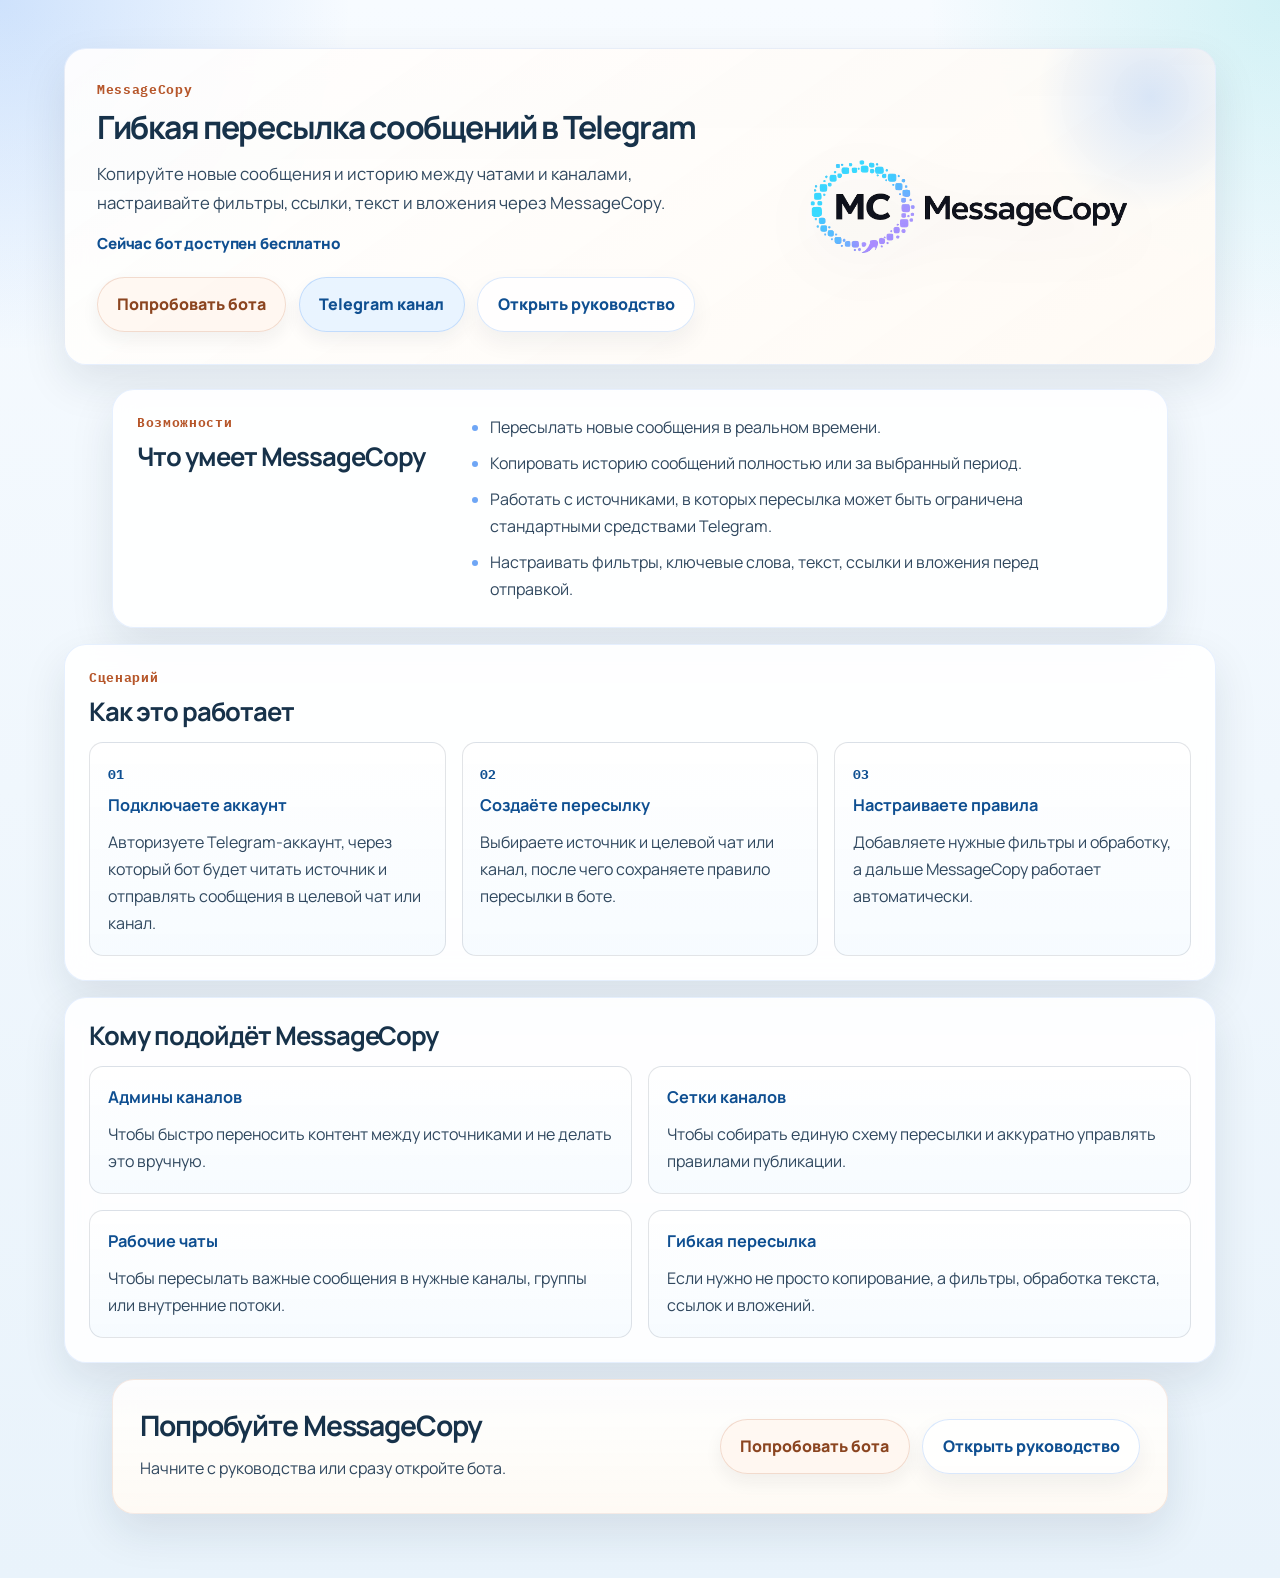
<file: product.html>
<!doctype html>
<html lang="ru">
<head>
  <meta charset="utf-8">
  <meta name="viewport" content="width=device-width, initial-scale=1">
  <title>MessageCopy</title>
  <meta name="description" content="MessageCopy помогает автоматизировать пересылку сообщений и истории между чатами и каналами Telegram с гибкими правилами обработки.">
  <link rel="icon" type="image/png" sizes="32x32" href="./images/favicon.png">
  <link rel="apple-touch-icon" sizes="180x180" href="./images/apple-touch-icon.png">
  <link rel="preconnect" href="https://fonts.googleapis.com">
  <link rel="preconnect" href="https://fonts.gstatic.com" crossorigin>
  <link href="https://fonts.googleapis.com/css2?family=Manrope:wght@400;500;700;800&family=IBM+Plex+Mono:wght@400;500&display=swap" rel="stylesheet">
  <link rel="stylesheet" href="product.css">
</head>
<body>
  <header class="hero">
    <div class="hero__inner">
      <div class="hero__copy">
        <p class="hero__eyebrow">MessageCopy</p>
        <h1>Гибкая пересылка сообщений в Telegram</h1>
        <p class="hero__lead">
          Копируйте новые сообщения и историю между чатами и каналами, настраивайте фильтры, ссылки, текст и вложения через MessageCopy.
        </p>
        <p class="hero__status">Сейчас бот доступен бесплатно</p>
        <div class="hero__actions">
          <!-- TODO: replace placeholder href with the real bot deep-link -->
          <a class="button button--primary" href="https://t.me/messagecopy_bot" target="_blank" rel="noreferrer">Попробовать бота</a>
          <a class="button button--channel" href="https://t.me/MessageCopy_News" target="_blank" rel="noreferrer">Telegram канал</a>
          <a class="button button--secondary" href="./index.html">Открыть руководство</a>
        </div>
      </div>
      <div class="hero__media" aria-hidden="true">
        <img class="hero__banner" src="images/raw/Logo.png" alt="">
      </div>
    </div>
  </header>

  <main class="page">
    <section class="panel panel--features">
      <div class="section-head">
        <p class="section-head__eyebrow">Возможности</p>
        <h2>Что умеет MessageCopy</h2>
      </div>
      <ul class="feature-list">
        <li>Пересылать новые сообщения в реальном времени.</li>
        <li>Копировать историю сообщений полностью или за выбранный период.</li>
        <li>Работать с источниками, в которых пересылка может быть ограничена стандартными средствами Telegram.</li>
        <li>Настраивать фильтры, ключевые слова, текст, ссылки и вложения перед отправкой.</li>
      </ul>
    </section>

    <section class="panel">
      <div class="section-head">
        <p class="section-head__eyebrow">Сценарий</p>
        <h2>Как это работает</h2>
      </div>
      <div class="steps">
        <article class="step">
          <span class="step__num">01</span>
          <h3>Подключаете аккаунт</h3>
          <p>Авторизуете Telegram-аккаунт, через который бот будет читать источник и отправлять сообщения в целевой чат или канал.</p>
        </article>
        <article class="step">
          <span class="step__num">02</span>
          <h3>Создаёте пересылку</h3>
          <p>Выбираете источник и целевой чат или канал, после чего сохраняете правило пересылки в боте.</p>
        </article>
        <article class="step">
          <span class="step__num">03</span>
          <h3>Настраиваете правила</h3>
          <p>Добавляете нужные фильтры и обработку, а дальше MessageCopy работает автоматически.</p>
        </article>
      </div>
    </section>

    <section class="panel">
      <div class="section-head">
        <h2>Кому подойдёт MessageCopy</h2>
      </div>
      <div class="audience">
        <article class="audience__item">
          <h3>Админы каналов</h3>
          <p>Чтобы быстро переносить контент между источниками и не делать это вручную.</p>
        </article>
        <article class="audience__item">
          <h3>Сетки каналов</h3>
          <p>Чтобы собирать единую схему пересылки и аккуратно управлять правилами публикации.</p>
        </article>
        <article class="audience__item">
          <h3>Рабочие чаты</h3>
          <p>Чтобы пересылать важные сообщения в нужные каналы, группы или внутренние потоки.</p>
        </article>
        <article class="audience__item">
          <h3>Гибкая пересылка</h3>
          <p>Если нужно не просто копирование, а фильтры, обработка текста, ссылок и вложений.</p>
        </article>
      </div>
    </section>

    <section class="panel panel--cta">
      <div class="cta">
        <div class="cta__copy">
          <div class="section-head">
            <h2>Попробуйте MessageCopy</h2>
          </div>
          <p class="cta__lead">
            Начните с руководства или сразу откройте бота.
          </p>
        </div>
        <div class="cta__actions">
          <!-- TODO: replace placeholder href with the real bot deep-link -->
          <a class="button button--primary" href="https://t.me/messagecopy_bot" target="_blank" rel="noreferrer">Попробовать бота</a>
          <a class="button button--secondary" href="./index.html">Открыть руководство</a>
        </div>
        <div class="cta__media" aria-hidden="true">
          <img class="cta__logo" src="images/raw/Logo.png" alt="">
        </div>
      </div>
    </section>
  </main>
</body>
</html>
</file>
<file: style.css>
:root {
  --bg: #e9f3fb;
  --bg-soft: #f6fbff;
  --paper: rgba(255, 255, 255, 0.88);
  --ink: #17324a;
  --text-soft: #30485f;
  --muted: #587088;
  --line: rgba(17, 38, 59, 0.12);
  --nav: #1570ef;
  --nav-deep: #0f4f91;
  --accent: #b6562a;
  --accent-deep: #8b4520;
  --accent-soft: #ffe6d7;
  --note-bg: #eef7ff;
  --shadow: 0 18px 44px rgba(17, 38, 59, 0.10);
  --radius-lg: 34px;
  --radius-md: 22px;
  --radius-sm: 14px;
}

*,
*::before,
*::after {
  box-sizing: border-box;
}

html {
  scroll-behavior: smooth;
  -webkit-text-size-adjust: 100%;
  text-size-adjust: 100%;
}

body {
  margin: 0;
  color: var(--ink);
  background:
    radial-gradient(circle at top left, rgba(21, 112, 239, 0.18), transparent 22rem),
    radial-gradient(circle at top right, rgba(18, 190, 194, 0.16), transparent 22rem),
    linear-gradient(180deg, #f7fbff 0%, var(--bg) 100%);
  font-family: "Manrope", system-ui, sans-serif;
  line-height: 1.7;
}

a {
  color: var(--accent-deep);
  text-decoration-thickness: 0.08em;
  text-underline-offset: 0.18em;
}

a:hover {
  color: var(--accent);
}

.hero {
  padding: 3.5rem 1.25rem 1.5rem;
}

.hero__inner {
  max-width: 72rem;
  margin: 0 auto;
  padding: 2.5rem;
  display: grid;
  grid-template-columns: minmax(0, 1fr) auto;
  gap: 1.5rem;
  align-items: center;
  background:
    linear-gradient(145deg, rgba(255, 255, 255, 0.86), rgba(255, 250, 244, 0.95)),
    linear-gradient(180deg, rgba(182, 86, 42, 0.06), transparent);
  border: 1px solid rgba(255, 255, 255, 0.8);
  border-radius: var(--radius-lg);
  box-shadow: var(--shadow);
  position: relative;
  overflow: hidden;
  backdrop-filter: blur(14px);
}

.hero__inner::after {
  content: "";
  position: absolute;
  inset: -4rem -3rem auto auto;
  width: 14rem;
  height: 14rem;
  background: radial-gradient(circle, rgba(21, 112, 239, 0.16), transparent 72%);
  pointer-events: none;
}

.hero__eyebrow {
  margin: 0 0 0.8rem;
  color: #b6562a;
  font: 700 0.85rem/1.2 "IBM Plex Mono", monospace;
  letter-spacing: 0.04em;
}

.hero h1 {
  margin: 0;
  font-size: clamp(1.45rem, 2.7vw, 2.1rem);
  line-height: 1.08;
  letter-spacing: -0.04em;
}

.hero__lead {
  max-width: 38rem;
  margin: 1.2rem 0 0;
  font-size: 1.08rem;
  color: var(--muted);
}

.hero__actions {
  display: flex;
  flex-wrap: wrap;
  gap: 0.75rem;
  margin-top: 1rem;
}

.hero__back-link,
.hero__open-bot {
  display: inline-flex;
  align-items: center;
  justify-content: center;
  padding: 0.7rem 1rem;
  border-radius: 999px;
  font-weight: 700;
  text-decoration: none;
  transition: transform 0.16s ease, box-shadow 0.16s ease, border-color 0.16s ease, background-color 0.16s ease, color 0.16s ease;
}

.hero__back-link {
  border: 1px solid rgba(21, 112, 239, 0.14);
  background: rgba(255, 255, 255, 0.76);
  color: var(--nav-deep);
  box-shadow: 0 10px 22px rgba(17, 38, 59, 0.06);
}

.hero__back-link:hover {
  color: var(--nav);
  background: rgba(255, 255, 255, 0.92);
  border-color: rgba(21, 112, 239, 0.26);
  box-shadow: 0 12px 24px rgba(17, 38, 59, 0.08);
  transform: translateY(-1px);
}

.hero__open-bot {
  border: 1px solid rgba(182, 86, 42, 0.12);
  background: rgba(255, 247, 240, 0.78);
  color: #8f4d2a;
  box-shadow: 0 6px 14px rgba(32, 34, 38, 0.05);
}

.hero__open-bot:hover {
  color: var(--accent-deep);
  background: rgba(255, 242, 232, 0.9);
  border-color: rgba(182, 86, 42, 0.18);
  box-shadow: 0 8px 18px rgba(32, 34, 38, 0.06);
  transform: translateY(-1px);
}

.hero__copy {
  min-width: 0;
}

.hero__media {
  justify-self: end;
  display: flex;
  align-items: center;
}

.hero__logo {
  display: block;
  width: min(10rem, 21vw);
  height: auto;
  filter: drop-shadow(0 10px 20px rgba(17, 38, 59, 0.08));
}

.layout {
  max-width: 72rem;
  margin: 0 auto;
  padding: 0 1.25rem 4rem;
  display: grid;
  grid-template-columns: minmax(16rem, 19rem) minmax(0, 1fr);
  gap: 1.5rem;
  align-items: start;
}

.toc-card,
.article section {
  background: var(--paper);
  border: 1px solid rgba(21, 112, 239, 0.10);
  border-radius: var(--radius-md);
  box-shadow: var(--shadow);
  backdrop-filter: blur(14px);
}

.toc-card {
  position: sticky;
  top: 1rem;
  overflow: hidden;
  padding: 1.4rem 1.2rem;
}

.toc-card nav {
  max-height: calc(100vh - 5.8rem);
  overflow-y: auto;
  overscroll-behavior: contain;
  scrollbar-width: thin;
  scrollbar-color: rgba(182, 86, 42, 0.52) rgba(255, 239, 227, 0.66);
  padding-right: 0.35rem;
  margin-right: -0.2rem;
}

.toc-card h2 {
  margin: 0 0 1rem;
  font-size: 1.1rem;
  color: var(--nav-deep);
}

.toc-card ol {
  margin: 0;
  padding-left: 1.2rem;
}

.toc-card ol ol {
  list-style-type: disc;
}

.toc-card li + li {
  margin-top: 0.55rem;
}

.toc-card a {
  display: inline;
  padding: 0.2rem 0.45rem;
  border-left: 2px solid transparent;
  border-radius: 0.55rem;
  color: var(--nav-deep);
  text-decoration: none;
  transition: background-color 0.16s ease, color 0.16s ease, border-color 0.16s ease, transform 0.16s ease;
  box-decoration-break: clone;
  -webkit-box-decoration-break: clone;
}

.toc-card a:hover {
  color: var(--nav);
  background: rgba(21, 112, 239, 0.08);
  border-left-color: rgba(21, 112, 239, 0.22);
  transform: translateX(1px);
}

.toc-card > nav > ol > li > a {
  font-weight: 600;
}

.toc-card ol ol a {
  color: rgba(17, 38, 59, 0.72);
  font-size: 0.96rem;
}

.toc-card a.active {
  color: var(--nav-deep);
  background: rgba(21, 112, 239, 0.10);
  border-left-color: rgba(21, 112, 239, 0.55);
}

.article {
  display: grid;
  gap: 1.1rem;
}

.article section {
  padding: 1.7rem;
}

.article h2 {
  margin: 0 0 1rem;
  font-size: 1.55rem;
  line-height: 1.15;
  letter-spacing: -0.03em;
}

.article h3,
.article h4,
.article h5 {
  color: var(--nav-deep);
}

.article h3 {
  margin: 1.55rem 0 0.72rem;
  font-size: 1.05rem;
}

.article h4 {
  margin: 1.4rem 0 0.68rem;
  font-size: 1rem;
}

.article h5 {
  margin: 1.2rem 0 0.6rem;
  font-size: 0.96rem;
}

.article p,
.article ul,
.article ol,
.article figure {
  margin: 0.9rem 0 0;
}

.article ul,
.article ol {
  padding-left: 1.35rem;
}

.article li + li {
  margin-top: 0.45rem;
}

.article p,
.article li {
  color: var(--text-soft);
}

.article li::marker {
  color: rgba(21, 112, 239, 0.62);
}

.article strong,
.article h2 strong,
.article h3 strong,
.article h4 strong,
.article h5 strong {
  color: var(--ink);
}

.article a {
  color: #355f8a;
  text-decoration-thickness: 0.08em;
  text-underline-offset: 0.18em;
}

.article a:hover {
  color: var(--nav-deep);
}

.note {
  margin-top: 1rem;
  padding: 1rem 1.1rem;
  background: linear-gradient(180deg, rgba(255, 246, 238, 0.98), rgba(255, 239, 227, 0.98));
  border: 1px solid rgba(182, 86, 42, 0.22);
  border-left: 4px solid #8b4520;
  border-radius: var(--radius-sm);
  box-shadow: 0 12px 30px rgba(32, 34, 38, 0.08);
}

.note p {
  margin: 0;
  color: #6f381d;
}

.note--info {
  background: linear-gradient(180deg, rgba(255, 246, 238, 0.98), rgba(255, 239, 227, 0.98));
  border-color: rgba(182, 86, 42, 0.22);
  border-left-color: #8b4520;
  box-shadow: 0 12px 30px rgba(32, 34, 38, 0.08);
}

.note--info p {
  color: #6f381d;
}

.guide-channel {
  padding: 1.7rem;
  background:
    linear-gradient(145deg, rgba(255, 255, 255, 0.92), rgba(232, 243, 255, 0.94)),
    linear-gradient(180deg, rgba(21, 112, 239, 0.05), transparent);
  border: 1px solid rgba(21, 112, 239, 0.16);
  border-radius: var(--radius-md);
  box-shadow: var(--shadow);
}

.guide-channel h2 {
  margin: 0;
  color: var(--nav-deep);
}

.guide-channel p {
  margin: 0.9rem 0 0;
  color: var(--text-soft);
}

.guide-channel__link {
  display: inline-flex;
  align-items: center;
  justify-content: center;
  margin-top: 1rem;
  padding: 0.8rem 1.1rem;
  border: 1px solid rgba(21, 112, 239, 0.18);
  border-radius: 999px;
  background: rgba(255, 255, 255, 0.84);
  color: var(--nav-deep);
  font-weight: 800;
  text-decoration: none;
  box-shadow: 0 10px 22px rgba(17, 38, 59, 0.06);
  transition: transform 0.16s ease, box-shadow 0.16s ease, border-color 0.16s ease, background-color 0.16s ease, color 0.16s ease;
}

.guide-channel__link:hover {
  color: var(--nav);
  background: rgba(255, 255, 255, 0.96);
  border-color: rgba(21, 112, 239, 0.28);
  box-shadow: 0 12px 24px rgba(17, 38, 59, 0.08);
  transform: translateY(-1px);
}

.to-top {
  position: fixed;
  right: 1.25rem;
  bottom: 1.25rem;
  z-index: 20;
  display: inline-flex;
  align-items: center;
  justify-content: center;
  min-width: 6.5rem;
  padding: 0.85rem 1rem;
  border: 1px solid rgba(182, 86, 42, 0.22);
  border-radius: 999px;
  background: rgba(255, 246, 238, 0.96);
  box-shadow: 0 8px 18px rgba(32, 34, 38, 0.10);
  color: #8b4520;
  font-weight: 800;
  text-decoration: none;
  backdrop-filter: blur(14px);
  transition: background-color 0.16s ease, border-color 0.16s ease, box-shadow 0.16s ease, transform 0.16s ease;
}

.to-top:hover {
  background: rgba(255, 239, 227, 0.98);
  box-shadow: 0 10px 22px rgba(32, 34, 38, 0.11);
  transform: translateY(-1px);
}

@media (max-width: 940px) {
  .layout {
    grid-template-columns: 1fr;
  }

  .toc-card {
    position: static;
  }

  .toc-card nav {
    max-height: none;
    overflow: visible;
    scrollbar-width: auto;
    padding-right: 0;
    margin-right: 0;
  }
}

@media (max-width: 640px) {
  .hero {
    padding-top: 1.2rem;
  }

  .hero__inner {
    grid-template-columns: 1fr;
    position: relative;
    padding-top: 3.8rem;
  }

  .hero__copy {
    padding-right: 0;
  }

  .hero__media {
    position: absolute;
    top: 1rem;
    right: 1rem;
    justify-self: auto;
    z-index: 1;
  }

  .hero__logo {
    width: min(4rem, 18vw);
    max-width: 4rem;
  }

  .hero__inner,
  .article section,
  .toc-card {
    padding: 1.2rem;
  }

  .guide-channel {
    padding: 1.2rem;
  }

  .hero__lead {
    font-size: 1rem;
    max-width: none;
  }

  .hero h1 {
    max-width: 8.5rem;
  }

  .to-top {
    right: 0.9rem;
    bottom: 0.9rem;
    min-width: 0;
    padding-inline: 0.95rem;
  }

  .guide-channel__link {
    width: 100%;
  }
}

.article h2 {
  color: var(--nav-deep);
}
</file>
<file: product.css>
:root {
  --bg: #e9f3fb;
  --bg-soft: #f6fbff;
  --paper: rgba(255, 255, 255, 0.9);
  --paper-strong: rgba(255, 255, 255, 0.96);
  --ink: #17324a;
  --text-soft: #30485f;
  --muted: #587088;
  --line: rgba(17, 38, 59, 0.12);
  --nav: #1570ef;
  --nav-deep: #0f4f91;
  --accent: #b6562a;
  --accent-deep: #8b4520;
  --shadow: 0 18px 44px rgba(17, 38, 59, 0.10);
  --radius-lg: 34px;
  --radius-md: 22px;
  --radius-sm: 14px;
}

*,
*::before,
*::after {
  box-sizing: border-box;
}

html {
  -webkit-text-size-adjust: 100%;
  text-size-adjust: 100%;
}

body {
  margin: 0;
  color: var(--ink);
  background:
    radial-gradient(circle at top left, rgba(21, 112, 239, 0.18), transparent 22rem),
    radial-gradient(circle at top right, rgba(18, 190, 194, 0.16), transparent 22rem),
    linear-gradient(180deg, #f7fbff 0%, var(--bg) 100%);
  font-family: "Manrope", system-ui, sans-serif;
  line-height: 1.7;
}

a {
  color: var(--accent-deep);
}

.hero {
  padding: 3rem 1.25rem 1.5rem;
}

.hero__inner,
.panel {
  max-width: 72rem;
  margin: 0 auto;
  background: var(--paper);
  border: 1px solid rgba(21, 112, 239, 0.10);
  border-radius: var(--radius-md);
  box-shadow: var(--shadow);
  backdrop-filter: blur(14px);
}

.hero__inner {
  padding: 2rem;
  display: grid;
  grid-template-columns: minmax(0, 1fr) minmax(18rem, 27rem);
  gap: 1.6rem;
  align-items: center;
  background:
    linear-gradient(145deg, rgba(255, 255, 255, 0.9), rgba(255, 250, 244, 0.96)),
    linear-gradient(180deg, rgba(182, 86, 42, 0.04), transparent);
  position: relative;
  overflow: hidden;
}

.hero__inner::after {
  content: "";
  position: absolute;
  inset: -4rem -3rem auto auto;
  width: 14rem;
  height: 14rem;
  background: radial-gradient(circle, rgba(21, 112, 239, 0.16), transparent 72%);
  pointer-events: none;
}

.hero__eyebrow,
.section-head__eyebrow {
  margin: 0 0 0.8rem;
  color: var(--accent);
  font: 700 0.84rem/1.2 "IBM Plex Mono", monospace;
  letter-spacing: 0.05em;
}

.hero h1,
.section-head h2 {
  margin: 0;
  line-height: 1.08;
  letter-spacing: -0.04em;
}

.hero h1 {
  font-size: clamp(1.5rem, 2.5vw, 2.15rem);
}

.section-head h2 {
  font-size: clamp(1.3rem, 2vw, 1.8rem);
}

.hero__lead,
.cta__lead,
.step p,
.audience__item p,
.feature-list li {
  color: var(--text-soft);
}

.hero__lead {
  margin: 1rem 0 0;
  max-width: 41rem;
  font-size: 1.05rem;
}

.hero__status {
  display: inline-block;
  margin: 0.95rem 0 0;
  padding: 0;
  color: var(--nav-deep);
  font: 800 0.95rem/1.45 "Manrope", system-ui, sans-serif;
  letter-spacing: -0.01em;
}

.hero__actions {
  display: flex;
  flex-wrap: wrap;
  gap: 0.8rem;
  margin-top: 1.25rem;
}

.button {
  display: inline-flex;
  align-items: center;
  justify-content: center;
  min-height: 2.95rem;
  padding: 0.8rem 1.2rem;
  border-radius: 999px;
  font-weight: 800;
  text-decoration: none;
  transition: transform 0.16s ease, box-shadow 0.16s ease, border-color 0.16s ease, background-color 0.16s ease, color 0.16s ease;
}

.button:hover {
  transform: translateY(-1px);
}

.button--primary {
  border: 1px solid rgba(182, 86, 42, 0.18);
  background: rgba(255, 247, 240, 0.82);
  color: var(--accent-deep);
  box-shadow: 0 8px 18px rgba(32, 34, 38, 0.06);
}

.button--primary:hover {
  color: var(--accent);
  background: rgba(255, 242, 232, 0.92);
  border-color: rgba(182, 86, 42, 0.24);
  box-shadow: 0 10px 22px rgba(32, 34, 38, 0.08);
}

.button--secondary {
  border: 1px solid rgba(21, 112, 239, 0.16);
  background: rgba(255, 255, 255, 0.8);
  color: var(--nav-deep);
  box-shadow: 0 10px 24px rgba(17, 38, 59, 0.06);
}

.button--secondary:hover {
  color: var(--nav);
  border-color: rgba(21, 112, 239, 0.28);
  background: var(--paper-strong);
}

.button--channel {
  border: 1px solid rgba(21, 112, 239, 0.18);
  background: rgba(232, 243, 255, 0.92);
  color: var(--nav-deep);
  box-shadow: 0 8px 18px rgba(17, 38, 59, 0.06);
}

.button--channel:hover {
  color: var(--nav);
  border-color: rgba(21, 112, 239, 0.28);
  background: rgba(243, 248, 255, 0.96);
  box-shadow: 0 10px 22px rgba(17, 38, 59, 0.08);
}

.hero__media {
  min-width: 0;
  display: flex;
  align-items: center;
  justify-content: center;
  padding: 0.2rem 0;
}

.hero__banner {
  display: block;
  width: min(100%, 21.5rem);
  height: auto;
  aspect-ratio: auto;
  object-fit: contain;
  object-position: center;
  filter: drop-shadow(0 16px 30px rgba(17, 38, 59, 0.08));
}

.page {
  display: grid;
  gap: 1rem;
  padding: 0 1.25rem 4rem;
}

.panel {
  padding: 1.5rem;
}

.panel--features,
.panel--cta {
  width: min(100%, 66rem);
}

.panel--features {
  display: grid;
  grid-template-columns: minmax(0, 19rem) minmax(0, 1fr);
  gap: 1.8rem;
  align-items: start;
}

.feature-list {
  margin: 0;
  padding-left: 1.25rem;
  max-width: 40rem;
}

.feature-list li + li {
  margin-top: 0.55rem;
}

.feature-list li::marker {
  color: rgba(21, 112, 239, 0.62);
}

.steps,
.audience {
  display: grid;
  gap: 1rem;
  margin-top: 1rem;
}

.steps {
  grid-template-columns: repeat(3, minmax(0, 1fr));
}

.step,
.audience__item {
  padding: 1.1rem;
  border-radius: var(--radius-sm);
  border: 1px solid var(--line);
  background: linear-gradient(180deg, rgba(255, 255, 255, 0.92), rgba(246, 251, 255, 0.94));
}

.step__num {
  display: inline-flex;
  margin-bottom: 0.65rem;
  color: var(--nav-deep);
  font: 700 0.84rem/1 "IBM Plex Mono", monospace;
}

.step h3,
.audience__item h3 {
  margin: 0;
  font-size: 1.02rem;
  color: var(--nav-deep);
}

.step p,
.audience__item p {
  margin: 0.55rem 0 0;
}

.audience {
  grid-template-columns: repeat(2, minmax(0, 1fr));
}

.panel--cta {
  padding: 1.9rem 1.7rem;
  background:
    linear-gradient(180deg, rgba(255, 255, 255, 0.92), rgba(255, 250, 244, 0.96)),
    linear-gradient(180deg, rgba(182, 86, 42, 0.04), transparent);
  border-color: rgba(182, 86, 42, 0.12);
}

.cta {
  display: grid;
  grid-template-columns: minmax(0, 1fr) max-content;
  gap: 1.4rem 1.8rem;
  align-items: center;
}

.panel--cta .section-head h2 {
  font-size: clamp(1.45rem, 2.2vw, 2rem);
}

.cta__lead {
  margin: 0.9rem 0 0;
  max-width: 40rem;
}

.cta__actions {
  display: flex;
  flex-wrap: nowrap;
  gap: 0.8rem;
  justify-self: end;
}

.cta__media {
  display: none;
}

@media (max-width: 900px) {
  .hero__inner,
  .panel--features,
  .cta,
  .steps,
  .audience {
    grid-template-columns: 1fr;
  }
}

@media (max-width: 640px) {
  .hero {
    padding-top: 1.2rem;
  }

  .hero__inner,
  .panel {
    padding: 1.2rem;
  }

  .hero__copy {
    order: 1;
  }

  .hero__media {
    display: none;
  }

  .hero__actions {
    flex-direction: column;
    align-items: stretch;
  }

  .hero__status {
    width: 100%;
    text-align: center;
  }

  .cta__actions {
    flex-direction: column;
    justify-self: stretch;
    width: 100%;
  }

  .cta__media {
    display: flex;
    justify-content: center;
    margin-top: 0.4rem;
  }

  .cta__logo {
    display: block;
    width: min(100%, 14.5rem);
    height: auto;
    filter: drop-shadow(0 12px 22px rgba(17, 38, 59, 0.08));
  }

  .button {
    width: 100%;
  }
}
</file>
